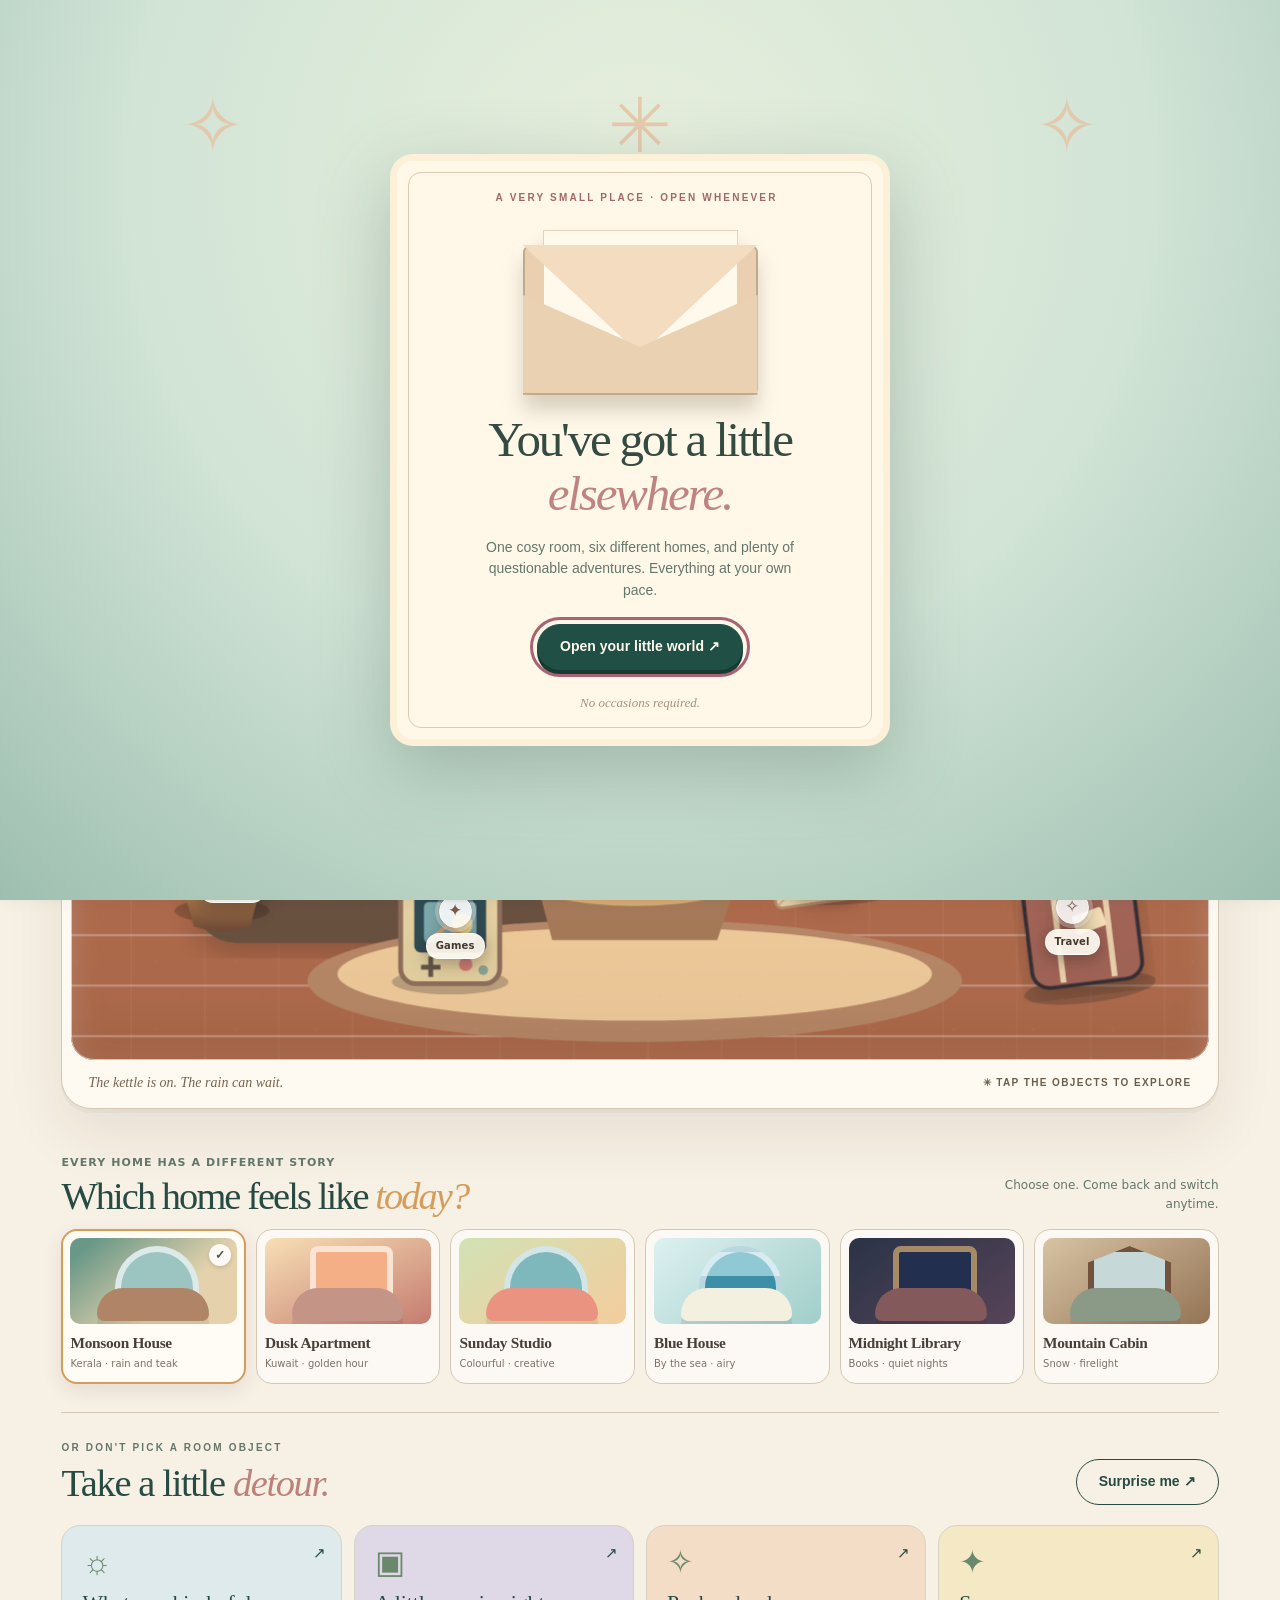
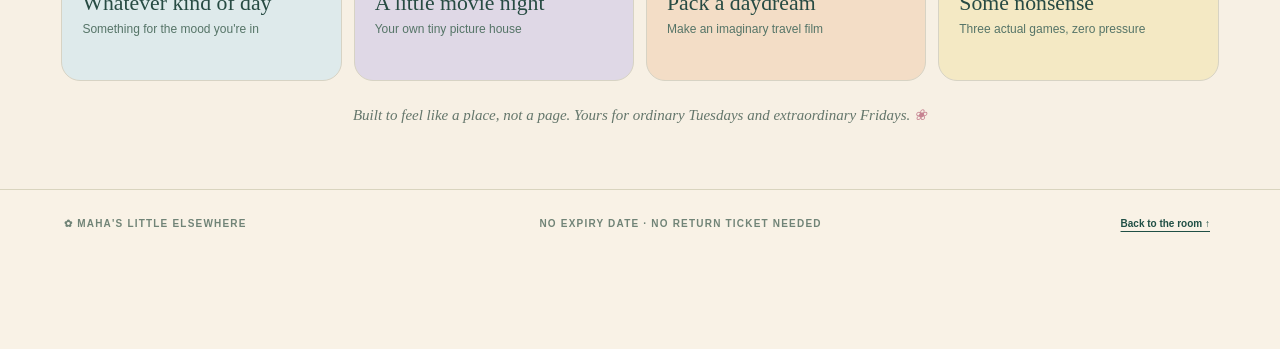
<file: index.html>
<!doctype html>
<html lang="en">
<head>
  <meta charset="utf-8">
  <meta name="viewport" content="width=device-width, initial-scale=1, viewport-fit=cover">
  <meta name="theme-color" content="#f8f1e4">
  <meta name="color-scheme" content="light">
  <meta name="description" content="A little world of flowers, films, postcards, games and pleasant detours. Made for Maha.">
  <meta name="referrer" content="no-referrer">
  <link rel="icon" type="image/svg+xml" href="./assets/favicon.svg">
  <link rel="apple-touch-icon" sizes="180x180" href="./assets/apple-touch-icon.png">
  <meta name="apple-mobile-web-app-capable" content="yes">
  <meta name="apple-mobile-web-app-title" content="Little Elsewhere">
  <link rel="manifest" href="./manifest.webmanifest">
  <link rel="stylesheet" href="./styles.css">
  <link rel="stylesheet" href="./refinement.css">
  <link rel="stylesheet" href="./room-world.css">
  <title>Maha's Little Elsewhere 🌸</title>
</head>
<body>
  <a class="skip-link" href="#main">Skip to the little world</a>
  <div class="paper-grain" aria-hidden="true"></div>
  <header class="topbar">
    <button class="brand" data-go="home" aria-label="Go to the little world"><span class="brand-flower" aria-hidden="true">✳</span><span>little <em>elsewhere</em><small>EST. FOR MAHA · OPEN ALWAYS</small></span></button>
    <div class="top-actions">
      <span class="open-sign" aria-hidden="true"><span class="open-dot"></span> ALWAYS OPEN</span>
      <button id="sound-toggle" class="icon-button sound-button" aria-pressed="false" aria-label="Turn on gentle sound"><span aria-hidden="true">♪</span><span class="sound-word">Sound off</span></button>
    </div>
  </header>
  <main id="main">
    <section id="scene-home" class="scene scene-home world-home" data-scene="home" data-room-theme="monsoon" aria-labelledby="home-title">
      <div class="room-collection">
        <div class="room-hero-heading">
          <div>
            <p class="room-kicker"><span class="room-sparkle" aria-hidden="true">✳</span> SIX LITTLE HOMES · ONE VERY GOOD REASON TO COME BACK</p>
            <h1 id="home-title" class="room-hero-title">Come in, <em>Maha.</em></h1>
          </div>
          <div class="room-hero-copy">
            <p>Somewhere to disappear into for a little while. Every object has somewhere to take you.</p>
            <span class="room-note-small">Your room. Your pace. No occasion needed.</span>
          </div>
        </div>

        <div class="room-shell" id="room-shell" data-room-theme="monsoon">
          <div class="room-shell-head">
            <div class="room-label"><span class="room-door" aria-hidden="true">⌂</span><span class="room-label-text"><strong id="room-name">The Monsoon House</strong><small>ONE ROOM · MANY LITTLE ESCAPES</small></span></div>
            <div class="room-discover"><span aria-hidden="true"></span> Everything here opens</div>
          </div>
          <div class="room-scene" id="room-scene">
            <div class="room-art" id="room-art" role="img" aria-label="An illustrated welcoming living room with flowers, a television, suitcase, letters, games and a reading lamp."></div>
            <button type="button" class="room-object" data-object="garden" data-go="garden" aria-label="Pick flowers from the vase"><span class="room-object-dot" aria-hidden="true">✿</span><span class="room-object-text">Flowers</span></button>
            <button type="button" class="room-object" data-object="cinema" data-go="cinema" aria-label="Watch a film through the room screen"><span class="room-object-dot" aria-hidden="true">▣</span><span class="room-object-text">Cinema</span></button>
            <button type="button" class="room-object" data-object="mail" data-go="mail" aria-label="Open the letters"><span class="room-object-dot" aria-hidden="true">✉</span><span class="room-object-text">Letters</span></button>
            <button type="button" class="room-object" data-object="travel" data-go="travel" aria-label="Open the travel suitcase"><span class="room-object-dot" aria-hidden="true">✧</span><span class="room-object-text">Travel</span></button>
            <button type="button" class="room-object" data-object="arcade" data-go="arcade" aria-label="Play games on the console"><span class="room-object-dot" aria-hidden="true">✦</span><span class="room-object-text">Games</span></button>
            <button type="button" class="room-object" data-object="weather" data-go="weather" aria-label="Visit the mood window through the lamp"><span class="room-object-dot" aria-hidden="true">☼</span><span class="room-object-text">Moods</span></button>
            <button type="button" class="room-object" data-object="curiosities" data-go="curiosities" aria-label="Open the secret drawers"><span class="room-object-dot" aria-hidden="true">⌁</span><span class="room-object-text">Secrets</span></button>
          </div>
          <div class="room-objects-mobile" aria-label="Explore the room's objects">
            <button class="room-mobile-door" type="button" data-go="garden"><span class="door-symbol" aria-hidden="true">✿</span><span><strong>Flowers</strong><small>Make a bouquet</small></span></button>
            <button class="room-mobile-door" type="button" data-go="mail"><span class="door-symbol" aria-hidden="true">✉</span><span><strong>Letters</strong><small>A little postbox</small></span></button>
            <button class="room-mobile-door" type="button" data-go="cinema"><span class="door-symbol" aria-hidden="true">▣</span><span><strong>Cinema</strong><small>A tiny film</small></span></button>
            <button class="room-mobile-door" type="button" data-go="travel"><span class="door-symbol" aria-hidden="true">✧</span><span><strong>Suitcase</strong><small>Dream a detour</small></span></button>
            <button class="room-mobile-door" type="button" data-go="arcade"><span class="door-symbol" aria-hidden="true">✦</span><span><strong>Arcade</strong><small>Play for a bit</small></span></button>
            <button class="room-mobile-door" type="button" data-go="weather"><span class="door-symbol" aria-hidden="true">☼</span><span><strong>Mood lamp</strong><small>For any kind of day</small></span></button>
            <button class="room-mobile-door" type="button" data-go="curiosities"><span class="door-symbol" aria-hidden="true">⌁</span><span><strong>Secret drawers</strong><small>A small surprise awaits</small></span></button>
          </div>
          <div class="room-shell-foot"><p id="room-note" aria-live="polite">The kettle is on. The rain can wait.</p><span>✳ TAP THE OBJECTS TO EXPLORE</span></div>
        </div>
      </div>

      <div class="room-room-picker">
        <div class="room-picker-head">
          <div><p>EVERY HOME HAS A DIFFERENT STORY</p><h2>Which home feels like <em>today?</em></h2></div>
          <p class="picker-hint">Choose one. Come back and switch anytime.</p>
        </div>
        <div class="room-theme-picker" id="room-theme-picker" role="group" aria-label="Choose which home to visit">
          <button type="button" class="room-theme selected" data-room="monsoon" aria-pressed="true"><span class="theme-mini" aria-hidden="true"></span><strong>Monsoon House</strong><small>Kerala · rain and teak</small></button>
          <button type="button" class="room-theme" data-room="dusk" aria-pressed="false"><span class="theme-mini" aria-hidden="true"></span><strong>Dusk Apartment</strong><small>Kuwait · golden hour</small></button>
          <button type="button" class="room-theme" data-room="sunday" aria-pressed="false"><span class="theme-mini" aria-hidden="true"></span><strong>Sunday Studio</strong><small>Colourful · creative</small></button>
          <button type="button" class="room-theme" data-room="coast" aria-pressed="false"><span class="theme-mini" aria-hidden="true"></span><strong>Blue House</strong><small>By the sea · airy</small></button>
          <button type="button" class="room-theme" data-room="library" aria-pressed="false"><span class="theme-mini" aria-hidden="true"></span><strong>Midnight Library</strong><small>Books · quiet nights</small></button>
          <button type="button" class="room-theme" data-room="cabin" aria-pressed="false"><span class="theme-mini" aria-hidden="true"></span><strong>Mountain Cabin</strong><small>Snow · firelight</small></button>
        </div>
      </div>

      <div class="home-bottom">
        <div class="home-next-head"><div><p class="section-eyebrow">OR DON'T PICK A ROOM OBJECT</p><h2>Take a little <i>detour.</i></h2></div><button class="outline-btn" id="surprise-me" type="button">Surprise me ↗</button></div>
        <div class="district-grid" id="district-grid">
          <button data-go="weather" class="district district-blue"><span class="district-symbol">☼</span><b>Whatever kind of day</b><small>Something for the mood you're in</small><span class="district-arrow">↗</span></button>
          <button data-go="cinema" class="district district-lilac"><span class="district-symbol">▣</span><b>A little movie night</b><small>Your own tiny picture house</small><span class="district-arrow">↗</span></button>
          <button data-go="travel" class="district district-orange"><span class="district-symbol">✧</span><b>Pack a daydream</b><small>Make an imaginary travel film</small><span class="district-arrow">↗</span></button>
          <button data-go="arcade" class="district district-yellow"><span class="district-symbol">✦</span><b>Some nonsense</b><small>Three actual games, zero pressure</small><span class="district-arrow">↗</span></button>
        </div>
      </div>
      <p class="home-footerline">Built to feel like a place, not a page. Yours for ordinary Tuesdays and extraordinary Fridays. <span>❀</span></p>
    </section>

    <section id="scene-garden" class="scene scene-garden" data-scene="garden" aria-labelledby="garden-title" hidden>
      <div class="section-top"><button class="back-link" data-go="home">← Back to the room</button><span class="location-tag">NO. 01 · FLOWER LANE</span></div>
      <div class="scene-heading"><div><p class="eyebrow">WELCOME TO THE FLOWER SHOP</p><h2 id="garden-title">A bouquet, <i>just because.</i></h2><p>Pick the flowers. Mix whatever colours you fancy. There are no wrong arrangements and absolutely no florist judging you.</p></div><span class="heading-ornament" aria-hidden="true">✿</span></div>
      <div class="garden-layout">
        <div class="bouquet-workspace"><div class="bouquet-topnote">MAHA'S LITTLE FLOWER SHOP <span>✴</span> FLOWERS DON'T NEED AN OCCASION</div><div id="bouquet-stage" class="bouquet-stage" aria-label="Your bouquet arrangement"></div><p id="bouquet-message" class="bouquet-message" aria-live="polite">This bunch is waiting for a little colour.</p><div class="bouquet-buttons"><button id="bouquet-undo" class="outline-btn" disabled>↶ Undo</button><button id="bouquet-save" class="primary-btn">Keep this bouquet</button><button id="bouquet-reset" class="text-button">Start over</button></div></div>
        <div class="flower-counter"><p class="counter-title">PICK YOUR STEMS <span id="stem-count">0 / 7</span></p><div id="flower-options" class="flower-options"></div><div class="counter-drawer"><span class="counter-drawer-icon">✎</span><div><b>A note from the florist</b><p>Some flowers are for big days. These are for whichever day it happens to be.</p></div></div><div class="counter-drawer"><span class="counter-drawer-icon">❀</span><div><b>A tiny secret</b><p>Try adding different kinds of flowers. Each one has its own little meaning.</p></div></div></div>
      </div>
      <aside class="scene-next" aria-label="Another little detour"><span class="scene-next-squiggle" aria-hidden="true">✳</span><div><p>NO NEED TO SEE EVERYTHING AT ONCE</p><h3>Fancy another little detour?</h3></div><div class="scene-next-actions"><button type="button" class="outline-btn" data-go="home">Back to room ↗</button><button type="button" class="primary-btn" data-go="mail">Read a letter →</button></div></aside>
    </section>

    <section id="scene-weather" class="scene scene-weather" data-scene="weather" aria-labelledby="weather-title" hidden>
      <div class="section-top"><button class="back-link" data-go="home">← Back to the room</button><span class="location-tag">NO. 02 · WHATEVER THE WEATHER</span></div>
      <div class="scene-heading"><div><p class="eyebrow">A WINDOW THAT DOESN'T ASK TOO MANY QUESTIONS</p><h2 id="weather-title">What's the weather <i>in your head?</i></h2><p>Not the Kuwait forecast. The other kind. Choose whatever feels closest today; you can change your mind in two seconds.</p></div><span class="heading-ornament" aria-hidden="true">☼</span></div>
      <div class="weather-choices" id="weather-choices"></div>
      <div class="weather-experience" id="weather-experience"><div class="weather-empty"><span>☼</span><h3>Any kind of day is welcome here.</h3><p>Tap a little weather report above to open your window.</p></div></div>
      <aside class="scene-next" aria-label="Another little detour"><span class="scene-next-squiggle" aria-hidden="true">✳</span><div><p>NO NEED TO SEE EVERYTHING AT ONCE</p><h3>Fancy another little detour?</h3></div><div class="scene-next-actions"><button type="button" class="outline-btn" data-go="home">Back to room ↗</button><button type="button" class="primary-btn" data-go="garden">Pick some flowers →</button></div></aside>
    </section>

    <section id="scene-mail" class="scene scene-mail" data-scene="mail" aria-labelledby="mail-title" hidden>
      <div class="section-top"><button class="back-link" data-go="home">← Back to the room</button><span class="location-tag">NO. 03 · POST OFFICE</span></div>
      <div class="scene-heading"><div><p class="eyebrow">DELIVERIES TO: MAHA, ANYWHERE</p><h2 id="mail-title">The post office <i>at the end of the road.</i></h2><p>It's small, it's rather dramatic about stamps, and it has a few things addressed to you.</p></div><span class="heading-ornament" aria-hidden="true">✉</span></div>
      <div class="segmented" role="tablist" aria-label="Post office collections"><button id="tab-postcards" class="segment active" role="tab" aria-controls="postcards-panel" aria-selected="true" data-mail-tab="postcards">Postcards <span>↗</span></button><button id="tab-letters" class="segment" role="tab" aria-controls="letters-panel" aria-selected="false" data-mail-tab="letters">Little letters <span>✎</span></button></div>
      <div id="postcards-panel" role="tabpanel" aria-labelledby="tab-postcards"><div class="mail-intro"><p>Each card has something scribbled on the back. Tap to flip; swipe across to explore on a phone.</p><span>POSTMARKS: <b id="postcard-count">0</b></span></div><div id="postcards-grid" class="postcards-grid"></div></div>
      <div id="letters-panel" role="tabpanel" aria-labelledby="tab-letters" hidden><div class="mail-intro"><p>A few letters with wildly different levels of seriousness. Pick any envelope.</p><span>FOR YOUR EYES, MOSTLY.</span></div><div id="letters-grid" class="letters-grid"></div></div>
      <aside class="scene-next" aria-label="Another little detour"><span class="scene-next-squiggle" aria-hidden="true">✳</span><div><p>NO NEED TO SEE EVERYTHING AT ONCE</p><h3>Fancy another little detour?</h3></div><div class="scene-next-actions"><button type="button" class="outline-btn" data-go="home">Back to room ↗</button><button type="button" class="primary-btn" data-go="cinema">See the picture show →</button></div></aside>
    </section>

    <section id="scene-cinema" class="scene scene-cinema" data-scene="cinema" aria-labelledby="cinema-title" hidden>
      <div class="section-top"><button class="back-link" data-go="home">← Back to the room</button><span class="location-tag">NO. 04 · PICTURE HOUSE</span></div>
      <div class="scene-heading cinema-heading"><div><p class="eyebrow">ONE TICKET, UNLIMITED REWATCHES</p><h2 id="cinema-title">The smallest cinema <i>in the world.</i></h2><p>Original production. Extremely tiny budget. Quite a lot of heart. Find a seat.</p></div><span class="heading-ornament" aria-hidden="true">✷</span></div>
      <div class="cinema-room"><div class="cinema-marquee"><span>✦</span> THE ELSEWHERE PICTURE HOUSE <span>✦</span></div><div class="movie-shell"><div class="movie-curtain curtain-left" aria-hidden="true"></div><div class="movie-curtain curtain-right" aria-hidden="true"></div><div id="film-screen" class="film-screen" aria-label="Animated story scenes"><div id="film-art" class="film-art"></div><div class="film-copy"><p id="film-caption">The Girl Who Collected Firsts</p></div><div class="film-grain" aria-hidden="true"></div></div></div><div class="cinema-controls"><button id="film-play" class="primary-btn">▶ Start the little film</button><button id="film-next" class="outline-btn" disabled>Next scene →</button><button id="film-replay" class="text-button">↶ From the beginning</button></div><div class="film-meta"><span id="film-counter">SCENE 00 / 05</span><div class="film-progress"><span id="film-progress"></span></div><span>THE GIRL WHO COLLECTED FIRSTS</span></div></div>
      <p class="cinema-footnote">This film contains no real travel footage, no deadlines, and one highly suspicious cloud café.</p>
      <aside class="scene-next" aria-label="Another little detour"><span class="scene-next-squiggle" aria-hidden="true">✳</span><div><p>NO NEED TO SEE EVERYTHING AT ONCE</p><h3>Fancy another little detour?</h3></div><div class="scene-next-actions"><button type="button" class="outline-btn" data-go="home">Back to room ↗</button><button type="button" class="primary-btn" data-go="travel">Make a tiny film →</button></div></aside>
    </section>

    <section id="scene-travel" class="scene scene-travel" data-scene="travel" aria-labelledby="travel-title" hidden>
      <div class="section-top"><button class="back-link" data-go="home">← Back to the room</button><span class="location-tag">NO. 05 · DEPARTURE LOUNGE</span></div>
      <div class="scene-heading"><div><p class="eyebrow">NO BOARDING PASS REQUIRED</p><h2 id="travel-title">The almost-there <i>travel studio.</i></h2><p>Make a tiny travel film from three imaginary shots. No camera. No pressure to post. Just for the fun of thinking, “What if?”</p></div><span class="heading-ornament" aria-hidden="true">✧</span></div>
      <div class="travel-layout"><div class="studio-film"><div class="studio-header"><span>MAHA'S MOVING PICTURES</span><span>REC ● IMAGINATION</span></div><div id="studio-preview" class="studio-preview"><div class="studio-placeholder"><span>◉</span><h3>Your next little adventure.</h3><p>Choose three shots and press play.</p></div></div><div id="studio-progress" class="studio-progress" aria-live="polite">SHOT 0 / 3</div></div><div class="studio-editor"><h3>DIRECTOR'S DESK <span>✎</span></h3><p>Choose three scenes for your very short film.</p><div id="studio-shots" class="studio-shots"></div><div id="studio-slots" class="studio-slots" aria-label="Selected shots"></div><div class="studio-buttons"><button id="studio-play" class="primary-btn" disabled>▶ Premiere my film</button><button id="studio-clear" class="outline-btn">Clear reel</button></div><p class="handwritten-aside">Director's note: Not every adventure needs a vlog. Some are best kept for yourself.</p></div></div>
      <aside class="scene-next" aria-label="Another little detour"><span class="scene-next-squiggle" aria-hidden="true">✳</span><div><p>NO NEED TO SEE EVERYTHING AT ONCE</p><h3>Fancy another little detour?</h3></div><div class="scene-next-actions"><button type="button" class="outline-btn" data-go="home">Back to room ↗</button><button type="button" class="primary-btn" data-go="arcade">Play for a bit →</button></div></aside>
    </section>

    <section id="scene-arcade" class="scene scene-arcade" data-scene="arcade" aria-labelledby="arcade-title" hidden>
      <div class="section-top"><button class="back-link" data-go="home">← Back to the room</button><span class="location-tag">NO. 06 · LITTLE ARCADE</span></div>
      <div class="scene-heading"><div><p class="eyebrow">HIGHLY IMPORTANT RECREATIONAL NONSENSE</p><h2 id="arcade-title">A little bit of <i>play.</i></h2><p>Three actual games, zero life lessons. Pick your current level of competitive spirit.</p></div><span class="heading-ornament" aria-hidden="true">★</span></div>
      <div class="game-picker" role="tablist" aria-label="Choose a mini game"><button class="game-tab active" data-game-tab="catch" role="tab" aria-controls="game-catch" aria-selected="true">✿ Flower Dash</button><button class="game-tab" data-game-tab="memory" role="tab" aria-controls="game-memory" aria-selected="false">✉ Postcard Pairs</button><button class="game-tab" data-game-tab="suitcase" role="tab" aria-controls="game-suitcase" aria-selected="false">✧ Pack & Go</button></div>
      <div id="game-catch" class="game-panel" role="tabpanel"><div class="game-titleline"><div><h3>Flower Dash <span>✿</span></h3><p>Catch the blossoms, dodge the storm clouds. Move the basket with a finger, mouse or ← → keys.</p></div><div class="score-card">FLOWERS <b id="catch-score">0</b></div></div><div class="canvas-frame"><canvas id="catch-canvas" width="720" height="340" aria-label="Flower-catching game, use left and right arrow keys or move a pointer to position the basket"></canvas><div id="catch-overlay" class="catch-overlay"><p id="catch-overlay-text">Ready, florist?</p><button id="catch-start" class="primary-btn">▶ Start catching</button></div></div><div class="catch-details"><span id="catch-status" aria-live="polite">Catch 12 flowers to earn the florist's medal.</span><span id="catch-lives">☁ MISSES: 0 / 5</span><button id="catch-reset" class="text-button">↶ Restart</button></div></div>
      <div id="game-memory" class="game-panel" role="tabpanel" hidden><div class="game-titleline"><div><h3>Postcard Pairs <span>✉</span></h3><p>Find six matching pairs. The postmaster insists this qualifies as work.</p></div><div class="score-card">MOVES <b id="memory-moves">0</b></div></div><div id="memory-board" class="memory-board" aria-label="Postcard matching board"></div><div class="game-bottom"><p id="memory-status" aria-live="polite">Turn over two cards to find a match.</p><button id="memory-restart" class="outline-btn">↶ Shuffle again</button></div></div>
      <div id="game-suitcase" class="game-panel" role="tabpanel" hidden><div class="game-titleline"><div><h3>Pack & Go <span>✧</span></h3><p>An unexpected trip! Choose the three things you'll actually need.</p></div><div class="score-card">PACKED <b id="pack-score">0 / 3</b></div></div><div class="packing-board"><div id="pack-destination" class="pack-destination"></div><div id="pack-items" class="pack-items"></div><div class="pack-bottom"><p id="pack-message" aria-live="polite"></p><button id="pack-check" class="primary-btn">Check suitcase</button><button id="pack-next" class="outline-btn">New destination ↗</button></div></div></div>
      <aside class="scene-next" aria-label="Another little detour"><span class="scene-next-squiggle" aria-hidden="true">✳</span><div><p>NO NEED TO SEE EVERYTHING AT ONCE</p><h3>Fancy another little detour?</h3></div><div class="scene-next-actions"><button type="button" class="outline-btn" data-go="home">Back to room ↗</button><button type="button" class="primary-btn" data-go="curiosities">Find a secret →</button></div></aside>
    </section>

    <section id="scene-curiosities" class="scene scene-curiosities" data-scene="curiosities" aria-labelledby="curiosities-title" hidden>
      <div class="section-top"><button class="back-link" data-go="home">← Back to the room</button><span class="location-tag">NO. 07 · THE ODDITIES SHOP</span></div>
      <div class="scene-heading"><div><p class="eyebrow">SLIGHTLY USELESS THINGS. LOVELY THINGS.</p><h2 id="curiosities-title">A cabinet of <i>curious things.</i></h2><p>Open a drawer, take the unlabelled door, collect a few stamps. You were always allowed to be nosy here.</p></div><span class="heading-ornament" aria-hidden="true">⌁</span></div>
      <div class="oddities-layout"><div class="cabinet"><div class="cabinet-header"><h3>LOST & FOUND DEPARTMENT</h3><p>Tap a drawer. Somebody has been misplacing some very strange objects.</p></div><div id="cabinet-drawers" class="cabinet-drawers"></div><div id="cabinet-message" class="cabinet-message" aria-live="polite">The drawers are waiting. One of them definitely squeaks.</div></div><div class="secrets-column"><div class="secret-door-card"><p>DEFINITELY NOT A SECRET</p><button id="secret-door" class="secret-door" aria-label="Open the unlabelled door"><span class="door-number">?</span><span class="door-knob"></span></button><h3>The unlabelled door.</h3><p id="secret-message">Nobody knows what lives behind it. It changes its mind occasionally.</p><button id="secret-open" class="outline-btn">Open the door ↗</button></div><div class="capsule-card"><span class="capsule-star" aria-hidden="true">✳</span><h3>A note to future Maha</h3><p>Write a tiny note and keep it here. It stays on this device, in this browser. No sending, no accounts.</p><label for="capsule-input">ONE THING YOU'D LIKE TO REMEMBER</label><textarea id="capsule-input" rows="3" maxlength="400" placeholder="Dear future me, ..."></textarea><div class="capsule-actions"><button id="capsule-save" class="primary-btn">Seal the note ✉</button><button id="capsule-open" class="outline-btn">Read saved note</button><button id="capsule-delete" class="text-button">Erase saved note</button></div><p id="capsule-feedback" aria-live="polite"></p></div></div></div>
      <div class="museum"><div class="museum-header"><div><p class="eyebrow">THE POCKET MUSEUM</p><h3>Proof of pleasant detours.</h3></div><span><b id="stamp-count">0</b> / <b id="stamp-total">0</b> collected</span></div><p>Not achievements in any serious sense. Just little souvenirs from the places you've visited. Saved here for next time.</p><div id="stamp-grid" class="stamp-grid"></div><button id="progress-reset" class="text-button reset-progress">Clear collected stamps & progress</button></div>
      <aside class="scene-next" aria-label="Another little detour"><span class="scene-next-squiggle" aria-hidden="true">✳</span><div><p>NO NEED TO SEE EVERYTHING AT ONCE</p><h3>Fancy another little detour?</h3></div><div class="scene-next-actions"><button type="button" class="outline-btn" data-go="home">Back to room ↗</button><button type="button" class="primary-btn" data-go="garden">Back to the flowers →</button></div></aside>
    </section>
  </main>
  <footer class="site-footer"><span>✿ MAHA'S LITTLE ELSEWHERE</span><span>NO EXPIRY DATE · NO RETURN TICKET NEEDED</span><button data-go="home">Back to the room ↑</button></footer>
  <nav class="dock" aria-label="Main navigation"><div class="dock-inner">
    <button class="dock-item active" data-go="home" aria-current="page"><span aria-hidden="true">⌂</span><small>Room</small></button>
    <button class="dock-item" data-go="weather"><span aria-hidden="true">☼</span><small>Moods</small></button>
    <button class="dock-item" data-go="garden"><span aria-hidden="true">✿</span><small>Flowers</small></button>
    <button class="dock-item" data-go="mail"><span aria-hidden="true">✉</span><small>Mail</small></button>
    <button class="dock-item" id="explore-toggle" type="button" aria-haspopup="dialog" aria-expanded="false" aria-controls="explore-sheet"><span aria-hidden="true">▦</span><small>Explore</small></button>
  </div></nav>
  <dialog id="explore-sheet" class="explore-sheet" aria-labelledby="explore-title">
    <div class="sheet-handle" aria-hidden="true"></div>
    <div class="sheet-head"><div><p class="eyebrow">YOUR ROOM, YOUR WORLD</p><h2 id="explore-title">Where to, <i>Maha?</i></h2></div><button class="sheet-close" id="explore-close" type="button" aria-label="Close destination menu">×</button></div>
    <p class="sheet-help">Every object is a door. Go wherever feels nice.</p>
    <div class="sheet-grid">
      <button type="button" data-go="garden"><span>✿</span><b>Flower shop</b><small>Make a bouquet</small></button>
      <button type="button" data-go="weather"><span>☼</span><b>Weather window</b><small>For any kind of day</small></button>
      <button type="button" data-go="mail"><span>✉</span><b>Post office</b><small>Read something</small></button>
      <button type="button" data-go="cinema"><span>▣</span><b>Picture house</b><small>Watch a little film</small></button>
      <button type="button" data-go="travel"><span>✧</span><b>Travel studio</b><small>Make a tiny movie</small></button>
      <button type="button" data-go="arcade"><span>★</span><b>Little arcade</b><small>Play a game</small></button>
      <button type="button" data-go="curiosities"><span>⌁</span><b>Oddities shop</b><small>Find a surprise</small></button>
    </div>
  </dialog>
  <dialog id="letter-dialog" class="letter-dialog" aria-labelledby="letter-dialog-title"><button class="dialog-close" id="letter-close" aria-label="Close letter">×</button><div class="letter-paper"><p class="letter-kicker" id="letter-kicker">A LITTLE LETTER</p><h3 id="letter-dialog-title"></h3><div id="letter-body" class="letter-body"></div><p class="letter-signoff">— From a friend who's very glad you're around. <span>✿</span></p></div></dialog>
  <div id="toast" class="toast" role="status" aria-live="polite" hidden></div>
  <div id="confetti-layer" class="confetti-layer" aria-hidden="true"></div>
  <div id="entrance" class="entrance" hidden><div class="entrance-sky"><span>✧</span><span>✳</span><span>✧</span></div><div class="entry-card"><p class="eyebrow">A VERY SMALL PLACE · OPEN WHENEVER</p><div class="entry-envelope" aria-hidden="true"><div class="entry-envelope-back"></div><div class="entry-flap"></div><div class="entry-letter">FOR MAHA <span>✿</span></div><div class="entry-front"></div></div><h2>You've got a little <em>elsewhere.</em></h2><p>One cosy room, six different homes, and plenty of questionable adventures. Everything at your own pace.</p><button id="enter-world" class="primary-btn">Open your little world ↗</button><span class="entry-footnote">No occasions required.</span></div></div>
  <script src="./js/content.js" defer></script>
  <script src="./js/audio.js" defer></script>
  <script src="./js/postcard-art.js" defer></script>
  <script src="./js/cinema.js" defer></script>
  <script src="./js/games.js" defer></script>
  <script src="./js/motion.js" defer></script>
  <script src="./js/app.js" defer></script>
  <script src="./js/room-world.js" defer></script>
</body>
</html>
</file>
<file: styles.css>
:root{--cream:#f8f1e4;--paper:#fffaf0;--ink:#344b42;--muted:#63776c;--deep:#204f45;--coral:#d88782;--rose:#f1bab8;--lilac:#beb1d0;--teal:#afcfc6;--yellow:#f1d58e;--line:#d9d4be;--shadow:0 22px 60px rgba(65,71,50,.1);--round:21px;--ease:cubic-bezier(.21,.79,.27,1);font-size:16px}
*{box-sizing:border-box}html{scroll-behavior:smooth}body{margin:0;min-width:320px;min-height:100vh;color:var(--ink);background:var(--cream);font-family:ui-sans-serif,-apple-system,BlinkMacSystemFont,"Segoe UI",sans-serif;line-height:1.55;-webkit-font-smoothing:antialiased;padding-bottom:calc(92px + env(safe-area-inset-bottom))}body.modal-open{overflow:hidden}button,textarea{font:inherit}button{color:inherit;cursor:pointer}button:disabled{cursor:not-allowed;opacity:.45}button:focus-visible,a:focus-visible,textarea:focus-visible{outline:3px solid #a96373;outline-offset:4px}button:focus:not(:focus-visible){outline:none}a{color:inherit}img,svg,canvas{max-width:100%;display:block}h1,h2,h3,p{margin-top:0}h1,h2,h3{font-family:Georgia,"Iowan Old Style",serif;line-height:1.1;font-weight:500}h1 i,h2 i{font-style:italic;color:var(--coral)}p{max-width:70ch}.paper-grain{pointer-events:none;position:fixed;inset:0;z-index:70;opacity:.11;background-image:url("data:image/svg+xml,%3Csvg viewBox='0 0 180 180' xmlns='http://www.w3.org/2000/svg'%3E%3Cfilter id='n'%3E%3CfeTurbulence type='fractalNoise' baseFrequency='.81' numOctaves='3' seed='7' stitchTiles='stitch'/%3E%3C/filter%3E%3Crect width='180' height='180' filter='url(%23n)' opacity='.19'/%3E%3C/svg%3E");mix-blend-mode:multiply}.skip-link{position:fixed;left:12px;top:-70px;background:#fff;padding:12px;z-index:150}.skip-link:focus{top:10px}.topbar{position:relative;z-index:5;display:flex;justify-content:space-between;align-items:center;gap:16px;padding:19px clamp(18px,4.2vw,82px);border-bottom:1px solid rgba(90,110,94,.16);background:rgba(248,241,228,.92)}.brand{display:flex;align-items:center;gap:13px;text-align:left;border:0;background:none;padding:0;font-size:23px;font-family:Georgia,serif;color:var(--deep);line-height:1}.brand em{font-weight:500}.brand small{display:block;font-family:ui-sans-serif,system-ui,sans-serif;letter-spacing:.19em;font-size:9px;margin-top:8px;font-weight:750}.brand-flower{font-size:34px;line-height:1;color:#c87880;transform:rotate(-10deg)}.top-actions{display:flex;align-items:center;gap:20px}.open-sign{font-size:10px;letter-spacing:.18em;font-weight:800;color:var(--muted);white-space:nowrap}.open-dot{display:inline-block;height:7px;width:7px;margin-right:5px;background:#87a876;border-radius:50%;box-shadow:0 0 0 4px #c4d7b5}.icon-button{border:1px solid var(--line);background:var(--paper);border-radius:50px;min-height:41px;padding:4px 15px;display:flex;align-items:center;gap:7px;font-size:13px}.icon-button span:first-child{font-size:21px;color:var(--coral)}.icon-button[aria-pressed=true]{background:var(--deep);color:white}.icon-button[aria-pressed=true] span:first-child{color:#f3d8a6}.scene{max-width:1440px;margin:auto;padding:30px clamp(19px,5vw,82px) 86px;min-height:calc(100svh - 220px);animation:sceneIn .52s var(--ease) both}.scene[hidden], [hidden]{display:none!important}@keyframes sceneIn{from{opacity:0;transform:translateY(14px)}to{opacity:1;transform:translateY(0)}}.scene-home{max-width:none;padding:0 clamp(18px,4vw,75px) 45px}.eyebrow,.section-eyebrow,.location-tag,.letter-kicker{font-size:10px;font-weight:850;letter-spacing:.22em;text-transform:uppercase}.eyebrow{color:#a16865;margin-bottom:20px}.mini-sun{font-size:18px;vertical-align:-2px;margin-right:5px}.home-layout{max-width:1620px;margin:auto;display:grid;grid-template-columns:minmax(285px,.81fr) minmax(450px,1.5fr);align-items:center;gap:25px;min-height:630px}.home-copy{padding:65px 0 80px 18px;position:relative;z-index:2}.home-copy h1{font-size:clamp(48px,4.9vw,84px);max-width:720px;letter-spacing:-.052em;margin-bottom:24px}.home-copy h1 i{display:block}.home-copy .lead{font-size:clamp(21px,2vw,27px);color:#4e7061;font-family:Georgia,serif;line-height:1.3;margin-bottom:16px}.home-copy>p:not(.eyebrow):not(.lead){font-size:15px;line-height:1.85;max-width:450px;color:var(--muted)}.home-cta{display:flex;align-items:center;gap:20px;flex-wrap:wrap;margin-top:30px}.primary-btn,.outline-btn{border-radius:100px;min-height:46px;border:1px solid var(--deep);padding:10px 22px;font-size:14px;font-weight:750;transition:transform .22s var(--ease),background .22s,color .22s,box-shadow .22s;white-space:normal}.primary-btn{background:var(--deep);color:#fff9eb;box-shadow:0 5px 0 #173a33}.primary-btn:not(:disabled):hover{transform:translateY(-3px);box-shadow:0 8px 0 #173a33}.primary-btn:not(:disabled):active{transform:translateY(2px);box-shadow:0 1px 0 #173a33}.outline-btn{background:transparent;color:var(--deep)}.outline-btn:not(:disabled):hover{background:#e6ede4;transform:translateY(-2px)}.text-button{border:0;background:transparent;padding:10px 8px;text-decoration:underline;text-underline-offset:4px;font-size:13px;color:#63776c;font-weight:700}.scribble-note{font-family:Georgia,serif;font-size:14px;font-style:italic;color:#9f7676;transform:rotate(-5deg);line-height:1.3}.scribble-note svg{height:26px;width:80px;fill:none;stroke:#b98b84;stroke-width:1.5;margin:0 auto}.map-stage{width:100%;min-width:0;overflow:visible;padding-top:18px}.map-frame{position:relative;isolation:isolate;border-radius:25px;box-shadow:0 30px 70px #718b7241;overflow:hidden;background:#c9ded4;transform:rotate(-1deg);border:8px solid #fff8e7}.town-art{width:100%;height:auto;aspect-ratio:1400/840;object-fit:cover}.town-hotspot{position:absolute;z-index:2;min-width:48px;min-height:44px;display:flex;align-items:flex-end;justify-content:center;transform:translate(-50%,-50%);background:transparent;border:0;padding:0}.town-hotspot:before{content:'✳';font-size:13px;display:grid;place-items:center;position:absolute;top:-11px;left:50%;transform:translateX(-50%);height:25px;width:25px;border:2px solid #fff8e9;background:#d4767c;color:#fff8e9;border-radius:50%;box-shadow:0 4px 8px #234b4040;transition:transform .2s}.town-hotspot span{font-size:10px;line-height:1;background:#fff6de;color:#3c594b;border:1px solid #a58568;border-radius:22px;padding:6px 9px;box-shadow:0 3px 5px #233b352b;white-space:nowrap;font-weight:800}.town-hotspot:hover:before{transform:translateX(-50%) scale(1.2)}.hotspot-garden{left:19%;top:70%}.hotspot-cinema{left:46%;top:66%}.hotspot-mail{left:68%;top:70%}.hotspot-travel{left:87%;top:72%}.hotspot-arcade{left:29%;top:82%}.map-caption{font-family:Georgia,serif;font-size:13px;font-style:italic;text-align:right;margin:21px 8px 0;color:#718677}.map-caption-star{color:var(--coral)}.home-bottom{max-width:1550px;margin:22px auto}.section-eyebrow{border-bottom:1px solid #d8d2bd;padding-bottom:16px;color:#799080}.district-grid{display:grid;grid-template-columns:repeat(7,minmax(0,1fr));gap:12px}.district{position:relative;text-align:left;padding:19px 15px 21px;border:1px solid #d7d3c4;border-radius:13px;min-height:171px;display:flex;flex-direction:column;align-items:flex-start;transition:transform .24s var(--ease),box-shadow .24s;background:#e7e5d7}.district:hover{transform:translateY(-7px);box-shadow:0 14px 22px rgba(50,71,57,.11)}.district-symbol{font-family:Georgia,serif;font-size:32px;line-height:1;color:#6a896c;margin-bottom:18px}.district b{font:18px Georgia,serif;line-height:1.05;max-width:110px}.district small{font-size:11px;margin-top:7px;color:#557467;line-height:1.4}.district-arrow{position:absolute;right:15px;top:15px;font-size:15px}.district-green{background:#dcebdc}.district-blue{background:#deeaeb}.district-pink{background:#f2d6d2}.district-lilac{background:#dfd8e6}.district-orange{background:#f3ddc6}.district-yellow{background:#f4e9c4}.district-cream{background:#f0e8df}.home-footerline{max-width:1550px;margin:25px auto 0;font:italic 15px Georgia,serif;text-align:center;color:#758779}.home-footerline span{color:#c68391}.section-top{display:flex;align-items:center;justify-content:space-between;gap:20px;min-height:38px;margin-bottom:32px}.back-link{border:none;background:transparent;color:var(--deep);font-size:13px;font-weight:750;padding:9px 0}.back-link:hover{text-decoration:underline;text-underline-offset:5px}.location-tag{color:#907b6a}.scene-heading{position:relative;display:flex;justify-content:space-between;align-items:flex-end;gap:35px;max-width:1260px;margin:20px 0 35px}.scene-heading h2{font-size:clamp(39px,5vw,72px);letter-spacing:-.048em;margin-bottom:19px;max-width:860px}.scene-heading p:not(.eyebrow){font-size:16px;color:var(--muted);max-width:680px;line-height:1.8}.heading-ornament{font:clamp(80px,14vw,180px) Georgia,serif;color:#dcb8ab;line-height:.8;transform:rotate(11deg);opacity:.68;flex:none}.site-footer{border-top:1px solid var(--line);padding:25px clamp(18px,5vw,80px);display:flex;justify-content:space-between;align-items:center;gap:17px;flex-wrap:wrap;color:#718477;font-size:10px;letter-spacing:.12em;font-weight:850}.site-footer button{background:none;border:0;color:var(--deep);text-decoration:underline;text-underline-offset:4px}.dock{position:fixed;z-index:60;bottom:0;left:0;right:0;padding:9px 10px calc(9px + env(safe-area-inset-bottom));background:rgba(255,250,239,.96);box-shadow:0 -7px 28px #334b4221;border-top:1px solid #e3dfcf;backdrop-filter:blur(14px);-webkit-backdrop-filter:blur(14px)}.dock-inner{display:flex;align-items:center;justify-content:center;gap:4px;max-width:960px;margin:auto;overflow-x:auto;scrollbar-width:none}.dock-inner::-webkit-scrollbar{display:none}.dock-item{display:flex;flex-direction:column;align-items:center;justify-content:center;flex:1;min-width:69px;max-width:107px;border:0;background:none;border-radius:11px;padding:5px 4px;color:#657a6f;transition:background .2s,color .2s;min-height:51px}.dock-item span{font:26px Georgia,serif;line-height:1.05}.dock-item small{font-size:10px;font-weight:750;margin-top:2px}.dock-item.active{background:#dce9db;color:var(--deep)}.dock-item:hover{background:#eae8da}
/* Bouquet, drawn procedurally with original SVG */
.scene-garden{background:radial-gradient(ellipse at 96% 3%,#e6efdf 0,transparent 38%)}.garden-layout{display:grid;grid-template-columns:minmax(0,1.12fr) minmax(290px,.78fr);gap:34px;align-items:start}.bouquet-workspace{background:#fcf2e2;border:2px solid #dfccb0;border-radius:18px;min-height:590px;box-shadow:var(--shadow);position:relative;overflow:hidden;text-align:center}.bouquet-topnote{font-size:10px;letter-spacing:.16em;color:#9b8873;border-bottom:1px solid #e5d4b9;padding:16px 15px;font-weight:800}.bouquet-topnote span{margin:0 8px}.bouquet-stage{height:420px;display:grid;place-items:center;position:relative;background:radial-gradient(ellipse at 50% 44%,#fff8ec,transparent 67%)}.bouquet-stage:before{content:'';position:absolute;inset:24px;border:1px solid #eadfca;border-radius:50% 50% 46% 48%;transform:rotate(10deg)}.bouquet-stage svg{height:100%;width:100%;max-width:470px;position:relative;z-index:1;overflow:visible}.bouquet-message{font:italic 15px Georgia,serif;color:#92796f;min-height:35px;margin:0 auto;max-width:440px;padding:0 20px}.bouquet-buttons{display:flex;justify-content:center;align-items:center;gap:13px;flex-wrap:wrap;padding:10px 20px 25px}.flower-counter{background:#fffaf0;border:1px solid #e3dcc7;padding:27px;border-radius:16px}.counter-title{font-size:11px;letter-spacing:.18em;font-weight:900;display:flex;justify-content:space-between;border-bottom:1px solid var(--line);padding-bottom:15px}.counter-title span{color:#8fa195}.flower-options{display:grid;grid-template-columns:repeat(2,minmax(0,1fr));gap:13px;margin:23px 0}.flower-option{min-height:155px;border:1px solid #dcdcc9;border-radius:12px;background:#faf6e9;display:flex;flex-direction:column;align-items:center;justify-content:center;gap:7px;text-align:center;padding:9px;transition:transform .2s,background .2s,box-shadow .2s}.flower-option:hover{transform:translateY(-4px);background:#f2f3e5;box-shadow:0 8px 14px #35534415}.flower-option svg{height:86px;width:90px}.flower-option b{font-size:12px}.flower-option small{font-size:10px;color:#718678}.counter-drawer{display:flex;align-items:flex-start;gap:15px;padding:17px 0;border-top:1px solid var(--line)}.counter-drawer-icon{font:29px Georgia,serif;color:#ba8a90}.counter-drawer b{font:17px Georgia,serif}.counter-drawer p{font-size:12px;color:#728274;margin:5px 0 0}
/* Weather: distinct micro-experiences */
.scene-weather{background:radial-gradient(circle at 100% 5%,#d7e8e5,transparent 35%)}.weather-choices{display:grid;grid-template-columns:repeat(6,minmax(0,1fr));gap:10px;margin:28px 0}.weather-choice{min-height:119px;padding:12px 8px;border-radius:13px;background:#f9f7ea;border:1px solid #d9d9c5;text-align:center;transition:transform .2s,background .2s}.weather-choice.active,.weather-choice:hover{background:#e8ecdd;transform:translateY(-3px)}.weather-choice>span{font:36px Georgia,serif;display:block;color:#b7787c;margin-bottom:10px}.weather-choice>b{font-size:12px;display:block}.weather-experience{min-height:390px;overflow:hidden;border:1px solid #d4d8cb;border-radius:19px;background:#e6eee6;box-shadow:var(--shadow);position:relative}.weather-empty{display:flex;align-items:center;justify-content:center;flex-direction:column;text-align:center;min-height:390px;padding:40px}.weather-empty span{font:120px Georgia,serif;color:#d2ae8a}.weather-empty h3{font-size:30px}.weather-empty p{color:var(--muted)}.mood-scene{min-height:390px;padding:50px clamp(22px,7vw,90px);position:relative;display:flex;flex-direction:column;justify-content:center;align-items:flex-start;isolation:isolate;overflow:hidden}.mood-scene h3{font-size:clamp(28px,3.3vw,49px);max-width:620px;z-index:1}.mood-scene p{font-size:16px;max-width:610px;z-index:1;line-height:1.85}.mood-scene button{z-index:1}.mood-scene .mood-illustration{position:absolute;right:5%;top:12%;font:clamp(130px,20vw,250px) Georgia,serif;opacity:.25;pointer-events:none;transform:rotate(-15deg)}.mood-sun{background:#f6e6bb}.mood-heavy{background:#d5dfdf}.mood-silly{background:#f3dcd9}.mood-homesick{background:#e5d7e8}.mood-curious{background:#d9e5ce}.mood-quiet{background:#d0e4de}.breathing-dot{width:52px;height:52px;border-radius:50%;background:#96b5b3;box-shadow:0 0 0 20px #abc5c077;margin:8px auto 28px 10px;animation:breathe 6s ease-in-out infinite}.breathing-dot.paused{animation-play-state:paused}@keyframes breathe{50%{transform:scale(1.25);box-shadow:0 0 0 31px #abc5c04a}}.weather-action{margin-top:10px}.mood-rain{font:italic 20px Georgia,serif;color:#68817a}
/* Mail */
.scene-mail{background:radial-gradient(circle at 95% 0%,#f7ded5 0,transparent 38%)}.segmented{display:inline-flex;gap:5px;border:1px solid #cfcbbd;border-radius:100px;background:#eae7d8;padding:5px;margin-bottom:29px}.segment{border:0;padding:10px 24px;border-radius:100px;font-weight:800;font-size:13px;background:transparent;min-height:43px}.segment.active{background:#fffaf0;box-shadow:0 2px 7px #5a594a1f}.segment span{color:#b17b76;margin-left:6px}.mail-intro{display:flex;justify-content:space-between;gap:18px;align-items:center;margin:0 0 23px;color:var(--muted);font-size:14px}.mail-intro p{margin:0}.mail-intro span{font-size:10px;letter-spacing:.12em;font-weight:800;white-space:nowrap}.postcards-grid{display:grid;grid-template-columns:repeat(4,minmax(0,1fr));gap:22px}.postcard{perspective:1000px;min-height:268px;position:relative;border:0;background:none;text-align:left;padding:0;width:100%;border-radius:7px}.postcard-inner{display:block;width:100%;height:268px;position:relative;transform-style:preserve-3d;transition:transform .7s cubic-bezier(.22,.78,.26,1);border-radius:7px;box-shadow:0 10px 18px #414e4423}.postcard.is-flipped .postcard-inner{transform:rotateY(180deg)}.pc-front,.pc-back{position:absolute;inset:0;backface-visibility:hidden;-webkit-backface-visibility:hidden;background:#fff9e9;border:8px solid #fef8ed;border-radius:6px;overflow:hidden}.pc-front .pc-illustration{height:68%}.pc-place{padding:10px 7px 5px;font:21px Georgia,serif;letter-spacing:.08em}.pc-subtitle{padding-left:7px;font:italic 12px Georgia,serif;color:#92736b}.pc-back{transform:rotateY(180deg);padding:21px 19px;border:1px solid #cdb8a2;background:repeating-linear-gradient(0deg,#fff7e8,#fff7e8 27px,#e9d9c8 28px);display:flex;flex-direction:column;justify-content:center}.pc-back .pc-postmark{position:absolute;right:14px;top:10px;border:2px solid #b89a8a;border-radius:50%;height:49px;width:49px;display:grid;place-items:center;color:#b08b7d;transform:rotate(18deg);font:21px Georgia,serif}.pc-back p{font-family:Georgia,serif;font-size:14px;line-height:1.5;margin:22px 0 4px;max-width:100%}.pc-back small{font-size:9px;color:#a78b7f;letter-spacing:.12em}.pc-illustration{position:relative;isolation:isolate;overflow:hidden;background:linear-gradient(#b2d4d4,#f9d7b1)}.pc-illustration:before{content:'';position:absolute;width:130px;height:130px;border-radius:50%;right:14%;top:10%;background:#f9dfaa}.pc-illustration:after{content:'';position:absolute;z-index:1;bottom:-4%;left:-16%;width:145%;height:49%;border-radius:50% 48% 0 0;background:#7eae99;transform:rotate(-7deg)}.pc-illustration .pc-ground{position:absolute;left:15%;bottom:0;z-index:2;width:120%;height:28%;border-radius:50% 0 0;background:#528a7b;transform:rotate(7deg)}.pc-illustration .pc-object{position:absolute;z-index:3;bottom:14%;left:42%;font:70px Georgia,serif;color:#fce9bf;text-shadow:0 4px #8a5e60}.pc-illustration[data-type=city]{background:linear-gradient(#d8cae2,#edcabb)}.pc-illustration[data-type=city]:after{border-radius:0;bottom:0;height:45%;background:repeating-linear-gradient(90deg,#7a90a2 0 22px,#90a5b0 22px 34px,#5c7789 34px 62px)}.pc-illustration[data-type=desert]{background:linear-gradient(#f5d0ac,#f1e2bd)}.pc-illustration[data-type=desert]:after{background:#dfa875;bottom:-17%;height:68%}.pc-illustration[data-type=mountain]{background:linear-gradient(#b8cfda,#dfdada)}.pc-illustration[data-type=mountain]:after{height:62%;bottom:-18%;background:#719e9c;clip-path:polygon(0 70%,30% 2%,60% 68%,83% 5%,100% 54%,100% 100%,0 100%);border-radius:0}.pc-illustration[data-type=mountain] .pc-ground{background:#537e70}.pc-illustration[data-type=tram]{background:linear-gradient(#b7d8db,#fce2c3)}.pc-illustration[data-type=tram]:after{background:#d6b6a0}.pc-illustration[data-type=island]{background:linear-gradient(#a0d0d0,#ffdda9)}.pc-illustration[data-type=island]:after{background:#69b8b0}.pc-illustration[data-type=garden]{background:linear-gradient(#d1cce2,#f7ddc3)}.pc-illustration[data-type=garden]:after{background:#91b6a0}.pc-illustration[data-type=sunset]{background:linear-gradient(#dbb3ae,#f8cda3)}.pc-illustration[data-type=sunset]:after{background:#a78fa9}.postcard:hover:not(.is-flipped) .postcard-inner{transform:rotate(-2deg) translateY(-5px)}.letters-grid{display:grid;grid-template-columns:repeat(4,minmax(0,1fr));gap:20px}.envelope-btn{min-height:244px;position:relative;background:#f6e9d5;border:1px solid #dfcbb2;border-radius:10px;overflow:hidden;display:flex;flex-direction:column;justify-content:flex-end;align-items:center;padding:17px;box-shadow:0 12px 20px #624e4015;transition:transform .25s var(--ease)}.envelope-btn:hover{transform:rotate(-2deg) translateY(-6px)}.envelope-graphic{position:absolute;top:22px;left:15px;right:15px;height:138px;background:#efd5b5;border:1px solid #d7b898;border-radius:4px;overflow:hidden}.envelope-graphic:before{content:'';position:absolute;width:140%;height:160px;background:#f9e5ca;top:-124px;left:-20%;transform:rotate(45deg);border-right:2px solid #d7b898;border-bottom:2px solid #d7b898}.envelope-graphic:after{content:'';position:absolute;bottom:-94px;left:16%;width:68%;height:150px;transform:rotate(45deg);border-left:2px solid #d9b698;border-top:2px solid #d9b698}.envelope-seal{position:absolute;top:99px;height:43px;width:43px;border-radius:50%;display:grid;place-items:center;background:#b97475;color:#fff6e7;font:italic 16px Georgia,serif;z-index:2;box-shadow:0 3px 5px #7050452e}.envelope-btn>strong{font:20px Georgia,serif;line-height:1.2;margin-bottom:5px;position:relative;z-index:3}.envelope-btn>small{color:#9a7d6b;font-size:10px;letter-spacing:.1em;position:relative;z-index:3}.letter-dialog{max-width:680px;width:min(92vw,680px);max-height:min(86svh,750px);border:0;background:none;padding:15px;overflow:auto}.letter-dialog::backdrop{background:#1d302fc9;backdrop-filter:blur(7px)}.letter-paper{padding:clamp(27px,6vw,66px);min-height:430px;border:1px solid #d7c4ab;background:repeating-linear-gradient(0deg,#fff9ed 0,#fff9ed 32px,#f6ebde 33px);box-shadow:0 20px 50px #16282355;animation:unfold .55s var(--ease) both;transform-origin:top}.letter-paper h3{font-size:clamp(30px,4vw,45px);margin-bottom:30px}.letter-kicker{color:#bb8279}.letter-body p{font:clamp(16px,2vw,19px)/1.67 Georgia,serif;margin-bottom:15px;max-width:100%}.letter-signoff{font:italic 14px Georgia,serif;color:#8e7976;margin-top:37px}.letter-signoff span{color:#cf9690}.dialog-close{position:sticky;top:0;float:right;margin-right:4px;margin-top:4px;z-index:3;width:43px;height:43px;border:0;border-radius:50%;background:#d68881;color:#fff;font-size:29px;line-height:1}.letter-dialog:not([open]){display:none}@keyframes unfold{from{opacity:0;transform:rotateX(18deg) scale(.95)}to{opacity:1;transform:rotateX(0) scale(1)}}
/* Cinema */
.scene-cinema{background:radial-gradient(circle at 90% 5%,#e2d9e2,transparent 45%)}.cinema-room{max-width:1050px;margin:auto;padding:32px clamp(15px,4vw,52px) 30px;border-radius:28px;background:#4b414e;box-shadow:0 28px 50px #2e3a3440;border:8px solid #6e5b62;color:#fff1d1}.cinema-marquee{font:clamp(13px,2vw,23px) Georgia,serif;text-align:center;letter-spacing:.18em;padding:3px 0 24px;color:#f7d4a2}.cinema-marquee span{color:#f6bd7c;margin:0 8px}.movie-shell{background:#261e32;padding:17px;position:relative;border:6px solid #a47b6d;border-radius:13px;box-shadow:inset 0 0 0 7px #352835;overflow:hidden}.film-screen{aspect-ratio:16/9;background:#8caea6;position:relative;display:grid;place-items:center;overflow:hidden}.film-art{position:absolute;inset:0;transition:opacity .4s}.film-art svg{height:100%;width:100%}.film-art.scene-switch{animation:filmIn .45s ease both}@keyframes filmIn{from{opacity:.25;transform:scale(1.07)}to{opacity:1;transform:scale(1)}}.film-copy{position:absolute;bottom:0;left:0;right:0;padding:35px clamp(10px,5vw,40px) 17px;z-index:2;text-align:center;background:linear-gradient(transparent,#213730d9)}.film-copy p{font:clamp(14px,2.2vw,23px)/1.35 Georgia,serif;max-width:760px;margin:auto;text-wrap:balance;text-shadow:0 2px #26342d}.film-grain{position:absolute;inset:0;pointer-events:none;background:repeating-linear-gradient(0deg,transparent 0,transparent 4px,#ffffff0b 5px);z-index:3}.movie-curtain{position:absolute;top:-10%;bottom:-8%;z-index:4;width:51%;background:repeating-linear-gradient(90deg,#772f43 0,#a4515f 8%,#69283d 16%,#8c394d 24%);transition:transform 1.1s var(--ease);box-shadow:inset -13px 0 19px #391f32a1;pointer-events:none}.curtain-left{left:0;border-radius:0 0 18% 0}.curtain-right{right:0;border-radius:0 0 0 18%}.movie-shell.is-open .curtain-left{transform:translateX(-103%)}.movie-shell.is-open .curtain-right{transform:translateX(103%)}.cinema-controls{display:flex;align-items:center;justify-content:center;gap:13px;flex-wrap:wrap;padding-top:25px}.cinema-controls .primary-btn{background:#e5b689;border-color:#e5b689;color:#372e39;box-shadow:0 4px #ac806a}.cinema-controls .outline-btn{border-color:#c9ac97;color:#faead3}.cinema-controls .outline-btn:hover{background:#604c52}.cinema-controls .text-button{color:#dfc8b1}.film-meta{margin-top:20px;display:flex;align-items:center;gap:16px;color:#cbbba7;font-size:9px;letter-spacing:.1em;font-weight:800}.film-progress{flex:1;height:4px;background:#7a6670;border-radius:3px;overflow:hidden}.film-progress span{display:block;height:100%;width:0;background:#f1c28a;transition:width .4s}.cinema-footnote{text-align:center;font:italic 14px Georgia,serif;margin:23px auto;color:#7e7779}
/* Travel */
.scene-travel{background:radial-gradient(circle at 90% 0,#f8dfc8,transparent 37%)}.travel-layout{display:grid;grid-template-columns:minmax(0,1.13fr) minmax(300px,.84fr);gap:29px}.studio-film{background:#2e4a46;color:#fff4d6;padding:15px;border-radius:20px;min-height:500px;border:9px solid #547a70;box-shadow:var(--shadow);display:flex;flex-direction:column}.studio-header{display:flex;justify-content:space-between;gap:12px;font-size:10px;font-weight:800;letter-spacing:.14em;padding:7px 7px 17px;color:#ddcba4}.studio-header span:last-child{color:#f2b58e}.studio-preview{background:#89b7b1;flex:1;min-height:325px;position:relative;overflow:hidden;display:grid;place-items:center;border:7px solid #e2d6b3;border-radius:7px}.studio-preview .pc-illustration{position:absolute;inset:0;transform:scale(1.07)}.studio-preview .pc-illustration .pc-object{font-size:130px}.studio-placeholder{text-align:center;position:relative;z-index:1;color:#fff3dc;padding:30px}.studio-placeholder span{font:90px Georgia,serif;opacity:.7}.studio-placeholder h3{font-size:30px}.studio-placeholder p{margin:auto;max-width:250px}.studio-caption{position:absolute;z-index:4;bottom:0;left:0;right:0;text-align:center;color:#fff9ed;padding:28px 12px 15px;background:linear-gradient(transparent,#223d3eae);font:italic 21px Georgia,serif}.studio-progress{text-align:center;padding:18px 5px 5px;letter-spacing:.15em;font-size:11px;font-weight:800}.studio-editor{padding:24px;border:1px solid var(--line);background:var(--paper);border-radius:18px}.studio-editor h3{font:21px Georgia,serif;display:flex;justify-content:space-between}.studio-editor>p{font-size:14px;color:var(--muted)}.studio-shots{display:grid;grid-template-columns:repeat(2,minmax(0,1fr));gap:9px;margin:23px 0}.shot-card{border:1px solid #d5d4c4;border-radius:9px;background:#faf4e7;padding:7px;text-align:left;display:flex;align-items:center;gap:10px;min-height:79px}.shot-card:hover{background:#e6ebe3}.shot-card:disabled{opacity:.55}.shot-card .pc-illustration{flex:0 0 69px;height:61px;border-radius:6px}.shot-card .pc-illustration .pc-object{font-size:24px}.shot-card b{display:block;font:14px Georgia,serif}.shot-card small{font-size:10px;color:var(--muted)}.studio-slots{display:flex;gap:8px;margin-bottom:16px}.studio-slot{flex:1;min-height:69px;border:2px dashed #c8ccbd;border-radius:8px;background:#f3f2e8;display:flex;align-items:center;justify-content:center;flex-direction:column;padding:5px;text-align:center;font:12px Georgia,serif}.studio-slot.filled{background:#d8e6dd;border-style:solid;border-color:#91a99b}.studio-slot span{display:block;color:#8b9b8e;font:10px ui-sans-serif,sans-serif;margin-bottom:4px}.studio-buttons{display:flex;gap:10px;flex-wrap:wrap}.handwritten-aside{font:italic 15px Georgia,serif!important;color:#b08679!important;margin-top:25px!important}
/* Games */
.scene-arcade{background:radial-gradient(circle at 90% 0,#f0e5b4,transparent 36%)}.game-picker{display:flex;gap:11px;margin:0 0 25px;flex-wrap:wrap}.game-tab{padding:14px 17px;border:1px solid #b7c2ad;background:#f9f6e7;border-radius:11px;font-weight:800;font-size:13px;min-height:50px}.game-tab.active{color:#fff7e7;background:var(--deep)}.game-panel{padding:clamp(16px,4vw,39px);border:1px solid var(--line);border-radius:20px;background:var(--paper);box-shadow:var(--shadow);max-width:1000px}.game-titleline{display:flex;align-items:flex-start;justify-content:space-between;gap:20px;margin-bottom:25px}.game-titleline h3{font-size:32px;margin-bottom:8px}.game-titleline h3 span{color:#ce8a8d}.game-titleline p{font-size:14px;color:var(--muted)}.score-card{white-space:nowrap;min-width:115px;border:2px solid #c6d7c4;background:#e8eee4;color:#647b6d;border-radius:10px;padding:13px 18px;font-size:10px;letter-spacing:.1em;font-weight:800;text-align:center}.score-card b{display:block;font:31px Georgia,serif;color:var(--deep);letter-spacing:0}.canvas-frame{position:relative;border:6px solid #6e957e;background:#c9e2d4;border-radius:12px;overflow:hidden;touch-action:none}.canvas-frame canvas{display:block;width:100%;height:auto;aspect-ratio:720/340;touch-action:none}.catch-overlay{position:absolute;inset:0;display:flex;flex-direction:column;justify-content:center;align-items:center;gap:14px;background:#1c493d7a;color:white;backdrop-filter:blur(3px);text-align:center}.catch-overlay p{font:32px Georgia,serif;margin:0;padding:0 20px}.catch-details{display:flex;flex-wrap:wrap;align-items:center;justify-content:space-between;gap:15px;padding-top:18px;font-size:12px;color:var(--muted)}.memory-board{display:grid;grid-template-columns:repeat(4,minmax(0,1fr));gap:13px;max-width:670px;margin:auto;perspective:1000px}.memory-tile{position:relative;aspect-ratio:1.23;background:#e6d0b1;border:2px solid #c2a88d;border-radius:10px;display:grid;place-items:center;padding:0;box-shadow:0 5px #c5a686;transition:background .25s,transform .25s}.memory-tile:not(:disabled):hover{transform:translateY(-2px)}.memory-tile .memory-back{font:clamp(23px,6vw,49px) Georgia,serif;color:#a87379}.memory-front{font-size:clamp(35px,7vw,68px);display:none}.memory-tile.is-open,.memory-tile.is-matched{background:#f9f5e6;box-shadow:0 3px #c4cbbb}.memory-tile.is-open .memory-front,.memory-tile.is-matched .memory-front{display:block}.memory-tile.is-open .memory-back,.memory-tile.is-matched .memory-back{display:none}.memory-tile.is-matched{border-color:#7fa68d}.game-bottom{display:flex;align-items:center;justify-content:space-between;gap:20px;margin-top:27px;flex-wrap:wrap}.game-bottom p{margin:0;color:var(--muted)}.packing-board{background:#f7ecda;border:1px dashed #c7aa8a;border-radius:13px;padding:23px}.pack-destination{text-align:center;background:#dce9df;border-radius:11px;padding:22px;margin-bottom:24px}.pack-destination .pack-emoji{font:56px Georgia,serif;color:#be8583}.pack-destination h4{font:29px Georgia,serif;margin:9px 0}.pack-destination p{max-width:540px;margin:auto;font-size:13px}.pack-items{display:grid;grid-template-columns:repeat(4,minmax(0,1fr));gap:11px}.pack-item{min-height:107px;display:flex;flex-direction:column;justify-content:center;align-items:center;text-align:center;gap:8px;border-radius:10px;border:2px solid #dac6aa;background:#fff8e9;padding:8px}.pack-item span{font-size:31px}.pack-item b{font-size:12px}.pack-item.selected{border-color:#377060;background:#deeddb;box-shadow:inset 0 0 0 3px #f7faf0}.pack-bottom{display:flex;align-items:center;justify-content:space-between;flex-wrap:wrap;gap:12px;margin-top:24px}.pack-bottom p{flex:1 1 100%;font-size:14px;color:#657c6b;margin:0}
/* Oddities */
.scene-curiosities{background:radial-gradient(circle at 92% 0,#f2dcdc,transparent 35%)}.oddities-layout{display:grid;grid-template-columns:minmax(0,1.2fr) minmax(310px,.8fr);gap:27px}.cabinet{border:8px solid #8d6650;border-radius:14px;background:#c4a186;box-shadow:inset 0 0 0 4px #b48d71,0 18px 35px #5e6f5333;padding:27px}.cabinet-header{background:#f1dfba;border:2px solid #9a7458;padding:17px;text-align:center;border-radius:4px}.cabinet-header h3{font:20px Georgia,serif;letter-spacing:.09em}.cabinet-header p{font-size:13px;color:#786957;margin:auto}.cabinet-drawers{display:grid;grid-template-columns:repeat(2,minmax(0,1fr));gap:15px;padding:22px 0}.cabinet-drawer{position:relative;min-height:110px;border-radius:5px;background:linear-gradient(135deg,#d6b18c,#a77e63);border:5px solid #79583f;box-shadow:inset 0 0 0 2px #e5c6a3,0 6px 1px #6a513f;text-align:center;padding:15px 9px;transition:transform .25s,box-shadow .25s}.cabinet-drawer:hover,.cabinet-drawer.is-open{transform:translateY(7px);box-shadow:inset 0 0 0 2px #e5c6a3,0 0 #6a513f}.cabinet-drawer b{font:13px Georgia,serif;letter-spacing:.08em;color:#43392c;display:block;margin-bottom:15px}.drawer-pull{display:block;margin:auto;width:53px;height:16px;border-radius:50%;border:5px solid #e6c48d;background:#856548;box-shadow:0 2px 3px #4f3c31}.cabinet-message{min-height:112px;display:flex;align-items:center;justify-content:center;text-align:center;font:italic 18px/1.5 Georgia,serif;color:#473a30;background:#f8e5c0;border:2px solid #8d6b53;border-radius:5px;padding:20px}.secrets-column{display:flex;flex-direction:column;gap:24px}.secret-door-card,.capsule-card{background:#fff8ed;border:1px solid #d7ccba;padding:24px;border-radius:16px;text-align:center}.secret-door-card>p:first-child{font-size:10px;letter-spacing:.16em;font-weight:800;color:#ab8c7b}.secret-door{height:192px;width:122px;margin:7px auto 20px;border:8px solid #d0ac86;border-radius:60px 60px 4px 4px;background:linear-gradient(90deg,#8e715e,#b28c75 48%,#816652);box-shadow:9px 7px 0 #c7b098,0 0 0 12px #f1e9d9;display:grid;place-items:center;position:relative;transition:transform .35s var(--ease);transform-origin:left}.secret-door:hover,.secret-door.open{transform:perspective(600px) rotateY(-17deg)}.door-number{font:50px Georgia,serif;color:#efd9b5}.door-knob{position:absolute;right:11px;top:58%;width:13px;height:13px;background:#ecd48d;border-radius:50%;box-shadow:0 0 0 4px #ad826e}.secret-door-card h3,.capsule-card h3{font-size:27px;margin-bottom:12px}.secret-door-card p,.capsule-card p{font-size:13px;color:var(--muted);margin:0 auto 16px}.capsule-card{text-align:left}.capsule-star{font:48px Georgia,serif;color:#c98d91}.capsule-card label{font-size:10px;letter-spacing:.12em;font-weight:800}.capsule-card textarea{width:100%;margin:10px 0 14px;padding:13px;background:#fffdf5;border:1px solid #c9c6b8;border-radius:9px;resize:vertical;color:var(--ink);font-size:14px;min-height:95px}.capsule-actions{display:flex;flex-wrap:wrap;gap:8px}.capsule-actions button{font-size:12px;padding:8px 12px}.capsule-card #capsule-feedback{margin:12px 0 0}.museum{margin-top:36px;border-top:1px solid #d7d0bf;padding-top:36px}.museum-header{display:flex;justify-content:space-between;align-items:end;gap:20px}.museum-header h3{font-size:clamp(27px,3vw,39px);margin:0}.museum-header span{white-space:nowrap;font-size:12px;color:var(--muted)}.museum>p{font-size:14px;color:var(--muted);margin:16px 0 24px}.stamp-grid{display:grid;grid-template-columns:repeat(6,minmax(0,1fr));gap:12px}.stamp{min-height:150px;border:2px dashed #a6b59f;background:#eeeede;border-radius:9px;padding:14px 9px;display:flex;align-items:center;justify-content:center;flex-direction:column;text-align:center;gap:7px;filter:grayscale(1);opacity:.55}.stamp.earned{filter:none;opacity:1;background:#dfeddf;border-color:#7ea78e;transform:rotate(-1deg)}.stamp-icon{font:43px Georgia,serif;color:#c6867a}.stamp b{font:15px Georgia,serif;line-height:1.1}.stamp small{font-size:10px;color:var(--muted)}.reset-progress{margin-top:20px}
/* Entrance & feedback */
.entrance{position:fixed;z-index:120;inset:0;display:grid;place-items:center;overflow-y:auto;padding:30px 18px;background:radial-gradient(circle at 50% 20%,#e8efdd,#d1e4d6 53%,#9ebfb0);text-align:center}.entrance-sky{position:absolute;inset:0;pointer-events:none;display:flex;justify-content:space-around;align-items:flex-start;padding-top:9vh;color:#e9bd9a;font:76px Georgia,serif;opacity:.7}.entry-card{position:relative;z-index:1;width:min(500px,94vw);border-radius:23px;background:#fff8e9;border:7px solid #fcf1d8;box-shadow:0 24px 75px #405d5552;padding:25px clamp(20px,5vw,45px) 28px;animation:sceneIn .5s both}.entry-card:before{content:'';position:absolute;inset:11px;border:1px solid #ddcab0;border-radius:13px;pointer-events:none}.entry-card .eyebrow{margin:4px 0 20px}.entry-card h2{font-size:clamp(34px,6.5vw,49px);letter-spacing:-.045em;margin:16px 0}.entry-card h2 em{color:#bf8382}.entry-card>p:not(.eyebrow){font-size:14px;color:var(--muted);max-width:325px;margin:0 auto 22px}.entry-card>button{position:relative;z-index:3}.entry-footnote{display:block;margin-top:25px;color:#aa907f;font:italic 13px Georgia,serif}.entry-envelope{width:245px;height:171px;margin:12px auto 8px;position:relative;perspective:700px;filter:drop-shadow(0 12px 9px #897e6842)}.entry-envelope-back{position:absolute;inset:20px 5px 2px;background:#eacfb0;border:2px solid #bfaa8d;border-radius:6px}.entry-flap{position:absolute;top:19px;left:5px;width:235px;height:110px;background:#f3dcc0;clip-path:polygon(0 0,100% 0,50% 100%);z-index:4;transform-origin:top;transition:transform .75s var(--ease);backface-visibility:hidden}.entry-letter{position:absolute;z-index:2;left:25px;right:25px;top:4px;height:127px;background:#fff9ec;border:1px solid #e1d2b9;padding-top:24px;font:17px Georgia,serif;letter-spacing:.12em;color:#a77b6d;transition:transform .8s var(--ease)}.entry-letter span{display:block;color:#be7f7c;font-size:34px;margin-top:13px}.entry-front{position:absolute;z-index:5;bottom:2px;left:5px;right:5px;height:100px;background:#ead1b2;clip-path:polygon(0 0,50% 52%,100% 0,100% 100%,0 100%);border-bottom:2px solid #bfaa8d}.entrance.opening .entry-flap{transform:rotateX(170deg);z-index:1}.entrance.opening .entry-letter{transform:translateY(-60px)}.entrance.leaving{animation:fadeOut .5s both;pointer-events:none}@keyframes fadeOut{to{opacity:0;transform:scale(1.03)}}.toast{position:fixed;z-index:200;left:50%;bottom:calc(99px + env(safe-area-inset-bottom));transform:translateX(-50%);background:#214e44;color:#fff9ed;border:1px solid #a3c6af;border-radius:100px;padding:12px 20px;box-shadow:0 8px 30px #223e3844;max-width:min(90vw,520px);font-size:13px;font-weight:700;text-align:center;animation:sceneIn .2s both}.confetti-layer{pointer-events:none;position:fixed;inset:0;z-index:110;overflow:hidden}.confetti{position:absolute;top:-30px;width:12px;height:17px;animation:fall var(--duration,2.3s) linear forwards;transform:rotate(var(--rot,0deg));background:var(--color,#e6b5a1);opacity:.96}@keyframes fall{to{transform:translate(var(--drift,30px),110vh) rotate(560deg);opacity:.1}}
@media(max-width:1200px){.home-layout{grid-template-columns:.86fr 1.3fr;min-height:560px}.home-copy h1{font-size:clamp(44px,5vw,68px)}.district-grid{grid-template-columns:repeat(4,minmax(0,1fr))}.postcards-grid,.letters-grid{grid-template-columns:repeat(3,minmax(0,1fr))}.weather-choices{grid-template-columns:repeat(3,minmax(0,1fr))}.stamp-grid{grid-template-columns:repeat(4,minmax(0,1fr))}}
@media(max-width:850px){.home-layout{grid-template-columns:1fr;gap:10px;min-height:0}.home-copy{padding:54px 6px 16px;max-width:670px;margin:auto;text-align:center}.home-copy h1{font-size:clamp(42px,7vw,67px);margin-left:auto;margin-right:auto}.home-copy h1 i{display:inline}.home-copy .lead{margin-left:auto;margin-right:auto}.home-copy>p:not(.eyebrow):not(.lead){margin:0 auto}.home-cta{justify-content:center}.map-stage{max-width:730px;margin:0 auto 10px}.map-frame{transform:rotate(-.5deg)}.district-grid{grid-template-columns:repeat(3,minmax(0,1fr))}.garden-layout,.travel-layout,.oddities-layout{grid-template-columns:1fr}.flower-counter{max-width:none}.flower-options{grid-template-columns:repeat(3,minmax(0,1fr))}.postcards-grid,.letters-grid{grid-template-columns:repeat(2,minmax(0,1fr))}.stamp-grid{grid-template-columns:repeat(3,minmax(0,1fr))}.heading-ornament{font-size:90px}}
@media(max-width:580px){body{padding-bottom:calc(83px + env(safe-area-inset-bottom))}.topbar{padding:13px 18px;min-height:68px}.brand{font-size:19px;gap:7px}.brand-flower{font-size:27px}.brand small{font-size:7px;letter-spacing:.11em}.open-sign{display:none}.icon-button{min-height:38px;padding:6px 10px}.sound-word{font-size:11px}.scene{padding:24px 19px 62px}.scene-home{padding:0 17px 42px}.home-copy{padding:42px 3px 12px}.home-copy h1{font-size:clamp(42px,11.4vw,58px)}.home-copy .lead{font-size:22px}.home-copy>p:not(.eyebrow):not(.lead){font-size:14px;line-height:1.7}.home-cta{margin-top:22px}.scribble-note{display:none}.map-stage{padding-top:13px}.map-frame{border-width:5px;border-radius:18px}.town-hotspot{display:none}.map-caption{font-size:11px;margin-top:13px;text-align:center}.home-bottom{margin:25px auto 0}.district-grid{grid-template-columns:repeat(2,minmax(0,1fr));gap:10px}.district{min-height:142px;padding:14px 11px}.district-symbol{font-size:27px;margin-bottom:13px}.district b{font-size:16px}.district small{font-size:10px}.district-arrow{right:10px;top:8px}.home-footerline{font-size:12px}.section-top{margin-bottom:25px}.location-tag{font-size:8px;letter-spacing:.1em}.scene-heading{margin:0 0 26px;gap:4px}.scene-heading h2{font-size:clamp(35px,10vw,49px)}.scene-heading p:not(.eyebrow){font-size:14px;line-height:1.6}.heading-ornament{font-size:52px;align-self:flex-start;opacity:.4}.eyebrow{font-size:9px;margin-bottom:14px}.bouquet-workspace{min-height:485px}.bouquet-topnote{font-size:8px;letter-spacing:.09em}.bouquet-stage{height:330px}.bouquet-message{font-size:13px}.bouquet-buttons{gap:8px;padding:15px}.bouquet-buttons button{font-size:12px;padding:7px 13px;min-height:42px}.flower-counter{padding:18px}.flower-options{grid-template-columns:repeat(2,minmax(0,1fr));gap:9px}.flower-option{min-height:143px}.weather-choices{grid-template-columns:repeat(3,minmax(0,1fr));gap:7px}.weather-choice{min-height:100px;padding:10px 5px}.weather-choice>span{font-size:29px;margin-bottom:5px}.weather-choice>b{font-size:10px}.weather-experience,.weather-empty,.mood-scene{min-height:380px}.mood-scene{padding:28px}.mood-scene h3{font-size:31px}.mood-scene p{font-size:14px}.mood-scene .mood-illustration{font-size:130px;right:-5%;top:7%}.segment{font-size:12px;padding:8px 13px}.segmented{width:100%;display:flex}.segment{flex:1}.mail-intro{align-items:flex-start;gap:8px}.mail-intro p{font-size:12px}.mail-intro span{font-size:9px}.postcards-grid,.letters-grid{gap:11px}.postcard{min-height:220px}.postcard-inner{height:220px}.pc-front,.pc-back{border-width:5px}.pc-place{font-size:15px}.pc-subtitle{font-size:10px}.pc-back{padding:9px}.pc-back p{font-size:11px;line-height:1.35;margin:13px 0 0}.pc-back .pc-postmark{right:7px;top:7px;width:34px;height:34px;font-size:14px}.pc-back small{font-size:7px}.envelope-btn{min-height:191px;padding:10px}.envelope-graphic{height:102px}.envelope-seal{top:76px;height:34px;width:34px}.envelope-btn>strong{font-size:16px}.envelope-btn>small{font-size:8px}.cinema-room{padding:18px 7px 17px;border-width:5px;border-radius:15px}.cinema-marquee{letter-spacing:.07em;font-size:12px;padding-bottom:14px}.cinema-marquee span{margin:0 2px}.movie-shell{padding:8px;border-width:4px}.film-screen{aspect-ratio:1.28}.film-copy{padding:25px 6px 12px}.film-copy p{font-size:14px}.cinema-controls{gap:8px;padding:20px 4px 0}.cinema-controls button{font-size:11px;padding:8px 10px;min-height:41px}.film-meta{gap:7px;font-size:8px}.film-meta span:last-child{display:none}.studio-film{padding:8px;min-height:400px;border-width:5px}.studio-preview{min-height:295px}.studio-editor{padding:17px}.studio-shots{gap:7px}.shot-card{min-height:76px;gap:6px;padding:5px}.shot-card .pc-illustration{flex-basis:48px;height:50px}.shot-card b{font-size:11px}.shot-card small{font-size:9px}.game-picker{gap:7px}.game-tab{font-size:11px;padding:9px 11px;min-height:44px}.game-panel{padding:14px}.game-titleline{margin-bottom:17px}.game-titleline h3{font-size:25px}.game-titleline p{font-size:12px}.score-card{min-width:76px;padding:9px;font-size:8px}.score-card b{font-size:24px}.canvas-frame{border-width:3px}.canvas-frame canvas{aspect-ratio:1.35}.catch-overlay p{font-size:24px}.catch-details{font-size:10px}.memory-board{gap:7px}.packing-board{padding:13px}.pack-items{grid-template-columns:repeat(2,minmax(0,1fr));gap:8px}.pack-item{min-height:93px}.cabinet{padding:15px;border-width:6px}.cabinet-drawers{gap:8px}.cabinet-drawer{min-height:90px;padding:12px 3px}.cabinet-drawer b{font-size:10px}.cabinet-message{font-size:15px}.museum-header{align-items:flex-start}.stamp-grid{grid-template-columns:repeat(2,minmax(0,1fr));gap:8px}.stamp{min-height:143px}.dock{padding:7px 0 calc(6px + env(safe-area-inset-bottom))}.dock-inner{justify-content:flex-start;gap:1px;padding:0 6px}.dock-item{flex:0 0 65px;min-width:65px;min-height:50px}.dock-item span{font-size:25px}.dock-item small{font-size:9px}.site-footer{font-size:9px;justify-content:center;text-align:center}.site-footer>span:nth-child(2){display:none}}
@media(max-width:360px){.home-copy h1{font-size:39px}.brand{font-size:18px}.district-grid{gap:7px}.district{padding:12px 9px}.weather-choice>b{font-size:9px}.postcards-grid{gap:8px}.pc-back p{font-size:10px}.scene{padding-inline:14px}}
@media(prefers-reduced-motion:reduce){html{scroll-behavior:auto}*,*:before,*:after{animation-duration:.01ms!important;animation-iteration-count:1!important;transition-duration:.01ms!important}.paper-grain{opacity:.08}.breathing-dot{animation:none}.map-frame{transform:none}.entry-letter,.entry-flap{transition-duration:.01ms!important}}
.quiet-ripple{position:relative;width:90px;height:65px;margin:0 0 12px 20px;isolation:isolate}.quiet-ripple span{position:absolute;left:50%;top:50%;transform:translate(-50%,-50%);border:2px solid #73aaa4;border-radius:50%;width:25px;height:25px;opacity:.6}.quiet-ripple span:nth-child(2){width:48px;height:48px;opacity:.4}.quiet-ripple span:nth-child(3){width:70px;height:70px;opacity:.2}.quiet-ripple.is-rippling span{animation:quietWave 1.25s ease-out both}.quiet-ripple.is-rippling span:nth-child(2){animation-delay:.15s}.quiet-ripple.is-rippling span:nth-child(3){animation-delay:.3s}@keyframes quietWave{to{transform:translate(-50%,-50%) scale(1.75);opacity:0}}
/* Original postcard vignettes and mobile swipe gallery */
.pc-place,.pc-subtitle{display:block}.pc-illustration.postcard-svg-scene{position:relative;background:#bedbd0;overflow:hidden}.pc-illustration.postcard-svg-scene:before,.pc-illustration.postcard-svg-scene:after{content:none}.postcard-svg-scene svg{display:block;position:absolute;inset:0;width:100%;height:100%;object-fit:cover}.studio-preview .postcard-svg-scene{position:absolute;inset:0;width:100%;height:100%}.studio-preview .postcard-svg-scene svg{animation:studioDrift 3s ease-in-out both}@keyframes studioDrift{from{transform:scale(1.08) translateX(-1.5%)}to{transform:scale(1.15) translateX(1.5%)}}
@media(max-width:580px){.postcards-grid{display:grid;grid-auto-flow:column;grid-auto-columns:minmax(255px,82%);grid-template-columns:none;gap:14px;overflow-x:auto;scroll-snap-type:x mandatory;overscroll-behavior-x:contain;-webkit-overflow-scrolling:touch;padding:7px 6px 23px;scrollbar-width:thin}.postcard{min-height:322px;scroll-snap-align:center}.postcard-inner{height:322px}.pc-place{padding:11px 10px 4px;font-size:20px}.pc-subtitle{padding-left:10px;font-size:12px}.pc-back{padding:19px}.pc-back p{font-size:15px;line-height:1.48;margin:23px 0 8px}.pc-back small{font-size:9px}}
@media(prefers-reduced-motion:reduce){.studio-preview .postcard-svg-scene svg{animation:none}}

/* Final mobile illustration and keyboard-accessibility refinements. */
.skip-link:not(:focus){visibility:hidden}
.bouquet-stage svg{overflow:hidden}
.bouquet-message{position:relative;z-index:2;margin:8px auto 0;padding:9px 23px 5px;max-width:430px;line-height:1.48}
@media(max-width:580px){
  .bouquet-stage{height:365px}
  .bouquet-message{min-height:49px;margin-top:12px;padding:12px 25px 4px;line-height:1.5}
}
@media(max-width:360px){.bouquet-stage{height:350px}}
</file>
<file: refinement.css>
/* LITTLE ELSEWHERE / DIRECTOR'S CUT
   Material-first motion: weight, anticipation, paper, petals and cinematic camera.
   Added as a separate refinement layer so the original site stays maintainable. */
:root {--ease-weight:cubic-bezier(.22,1,.36,1);--ease-settle:cubic-bezier(.18,.86,.24,1.16);--deep-shadow:0 19px 45px rgba(44,64,52,.14)}
body {background:#f9f2e6}
.scene {animation:arrival .52s var(--ease-weight) both}
@keyframes arrival {from{opacity:.4;transform:translate3d(0,11px,0)}to{opacity:1;transform:translate3d(0,0,0)}}
/* A world that leads, instead of an introduction that gets in the way. */
.home-layout {min-height:0;gap:clamp(24px,3vw,54px)}
.home-copy{padding-block:48px 54px}
.home-copy h1{font-size:clamp(53px,5.4vw,88px);letter-spacing:-.06em;margin-bottom:17px}
.home-copy h1 i{display:inline}
.home-copy .lead{font-size:clamp(23px,2.4vw,33px);margin-bottom:10px}
.home-copy>p:not(.eyebrow):not(.lead){line-height:1.6;max-width:390px}
.home-cta{margin-top:23px}
.map-stage{position:relative;perspective:1100px}
.map-frame{--tiltX:0deg;--tiltY:0deg;transform:rotate(-.6deg) rotateX(var(--tiltX)) rotateY(var(--tiltY));transform-style:preserve-3d;transition:transform .8s var(--ease-weight),box-shadow .7s;box-shadow:0 22px 50px rgba(65,99,74,.22),0 4px 1px #dbcdb4;border:7px solid #fffaeb}
.map-depth-back{position:absolute;inset:0;z-index:1;pointer-events:none;background:radial-gradient(circle at 75% 22%,#fff8d140,transparent 38%);mix-blend-mode:screen}
.map-stage:hover .map-frame{box-shadow:0 28px 65px rgba(65,99,74,.24),0 4px 1px #dbcdb4}
.town-hotspot{z-index:3}
.town-hotspot:before{transition:transform .4s var(--ease-settle),background .25s}
.town-hotspot:active:before{transform:translateX(-50%) scale(.84);background:#976a6e}
@media(hover:hover) and (pointer:fine){.town-hotspot:hover:before{transform:translateX(-50%) translateY(-4px) scale(1.2)}}
.map-frame::after{content:'TAP THE LITTLE BUILDINGS';position:absolute;top:10px;left:12px;background:#fffaeee8;border:1px solid #ffffffbe;border-radius:99px;padding:4px 10px;z-index:4;font-size:9px;letter-spacing:.10em;font-weight:800;color:#3a6354;pointer-events:none}
.home-bottom{max-width:1380px;margin:0 auto;padding-top:13px}
.home-next-head{display:flex;align-items:end;justify-content:space-between;gap:18px;margin-bottom:20px}
.home-next-head .section-eyebrow{border:0;padding:0;margin:0 0 7px}
.home-next-head h2{font-size:clamp(27px,3vw,41px);margin:0;letter-spacing:-.035em}
.home-next-head h2 i{color:#bb817b}
.district-grid{grid-template-columns:repeat(4,minmax(0,1fr))}
.district{min-height:157px;overflow:hidden;transform-origin:50% 100%;transition:transform .4s var(--ease-settle),box-shadow .35s;will-change:auto}
.district:active{transform:translateY(2px) scale(.97)}
@media(hover:hover) and (pointer:fine){.district:hover{transform:translateY(-7px) rotate(-1deg);box-shadow:var(--deep-shadow)}}
/* Five dependable thumb destinations, the remaining doors in a proper sheet. */
.dock{background:#fffbf2eb;box-shadow:0 -4px 18px #334b4219}
.dock-inner{max-width:560px;justify-content:space-around;overflow:hidden;gap:0}
.dock-item{flex:1 1 20%;min-width:0;max-width:none;min-height:52px}
.dock-item:active{transform:translateY(2px)}
.dock-item.active{color:#214f44;background:#dce9db}
/* An explore panel that belongs to the world rather than an app drawer. */
.explore-sheet{border:0;border-radius:28px 28px 0 0;background:#fcf5e9;width:min(100%,680px);max-width:100%;max-height:min(88svh,830px);padding:20px clamp(18px,4vw,38px) calc(30px + env(safe-area-inset-bottom));margin:auto auto 0;overflow-y:auto;box-shadow:0 -20px 85px #132c2865;color:var(--ink);animation:sheetIn .46s var(--ease-weight) both}
.explore-sheet::backdrop{background:#142f2bbd;backdrop-filter:blur(3px);-webkit-backdrop-filter:blur(3px)}
@keyframes sheetIn {from{opacity:.5;transform:translateY(45px)}to{opacity:1;transform:translateY(0)}}
.sheet-handle{width:51px;height:5px;background:#cec3ad;border-radius:5px;margin:0 auto 19px}
.sheet-head{display:flex;justify-content:space-between;align-items:start;gap:15px}
.sheet-head h2{font-size:clamp(33px,6vw,48px);margin:0 0 8px}
.sheet-head h2 i{color:#bf827e}
.sheet-head .eyebrow{margin-bottom:5px}
.sheet-help{color:#64766c;font-size:13px;margin:5px 0 21px}
.sheet-close{height:44px;width:44px;flex:none;border:1px solid #dfd7c2;border-radius:50%;background:#fffaf0;font-size:27px}
.sheet-grid{display:grid;grid-template-columns:repeat(2,minmax(0,1fr));gap:10px}
.sheet-grid button{display:grid;grid-template-columns:35px 1fr;align-items:center;grid-template-rows:auto auto;text-align:left;gap:0 9px;min-width:0;min-height:76px;padding:12px 12px;border:1px solid #e4d8bf;border-radius:15px;background:#fffaf0;transition:transform .24s var(--ease-settle),background .24s;box-shadow:0 2px 0 #e7ddc7}
.sheet-grid button:nth-child(3n+1){background:#e8f0e1}.sheet-grid button:nth-child(3n+2){background:#f2e5dd}.sheet-grid button:nth-child(3n){background:#ece7f1}
.sheet-grid button span{grid-row:1/3;font-size:26px;color:#72967f;text-align:center}
.sheet-grid button b{font:19px Georgia,serif;min-width:0}
.sheet-grid button small{font-size:11px;color:#697f74}
.sheet-grid button:active{transform:scale(.965)}
/* A route out of every destination, never a dead end. */
.scene-next{max-width:1100px;margin:70px auto 0;display:flex;align-items:center;gap:20px;position:relative;padding:26px 28px 26px 78px;border:1px solid #dfdac6;background:linear-gradient(105deg,#f0eee0,#faf1e5);border-radius:22px;box-shadow:0 5px 0 #e9dfc7}
.scene-next-squiggle{position:absolute;left:23px;top:26px;font-size:40px;color:#be8d85}
.scene-next div:nth-child(2){flex:1;min-width:0}
.scene-next p{font-size:10px;color:#7f9485;letter-spacing:.14em;font-weight:850;margin:0 0 6px}
.scene-next h3{font-size:clamp(23px,3vw,34px);margin:0}
.scene-next-actions{display:flex;gap:10px;flex-wrap:wrap;align-items:center}
/* Material quality: edges, gentle shadow, and restrained depth */
.flower-option{transition:transform .38s var(--ease-settle),box-shadow .3s,background .2s;position:relative;overflow:hidden}
.flower-option:active{transform:scale(.96)}
.flower-option svg{filter:drop-shadow(0 7px 5px #5b7c5b23)}
.bouquet-stage svg{filter:drop-shadow(0 7px 9px #52664c20)}
.bouquet-stage svg .petal-head{transform-box:fill-box;transform-origin:center;filter:drop-shadow(0 3px 2px #5e725027)}
.bouquet-stage svg .fresh-flower .petal-head{animation:flowerArrive 780ms cubic-bezier(.19,.85,.22,1.17) both}
.bouquet-stage svg path.fresh-stem{stroke-dasharray:340;stroke-dashoffset:340;animation:stemGrow .62s ease-out both}
.bouquet-stage svg .fresh-flower{transform-origin:50% 93%}
@keyframes flowerArrive{0%{opacity:0;transform:scale(.14) rotate(-32deg)}53%{opacity:1;transform:scale(1.09) rotate(5deg)}80%{transform:scale(.965) rotate(-2deg)}100%{transform:scale(1) rotate(0)}}
@keyframes stemGrow{to{stroke-dashoffset:0}}
.flower-petal{position:fixed;z-index:101;pointer-events:none;width:13px;height:17px;border-radius:75% 18% 72% 17%;background:#eaa6a5;box-shadow:inset 2px 2px 0 #ffffff70;animation:petalPhysics var(--time,920ms) cubic-bezier(.24,.31,.56,1) forwards}
@keyframes petalPhysics{0%{opacity:0;transform:translate3d(0,0,0) rotate(0) scale(.6)}13%{opacity:1}70%{opacity:1}100%{opacity:0;transform:translate3d(var(--dx,30px),var(--dy,100px),0) rotate(var(--rot,220deg)) scale(.7)}}
.postcard{transform-origin:50% 50%;transition:transform .3s var(--ease-settle)}
.postcard:active{transform:scale(.985)}
.postcard-inner{transition:transform .92s cubic-bezier(.2,.76,.22,1);box-shadow:0 18px 30px #4c5f4c28,0 3px 1px #d8c7b3}
.postcard .pc-front,.postcard .pc-back{box-shadow:inset 0 0 0 1px #d7b79d88}
.postcard .pc-front:after{content:'';position:absolute;inset:0;pointer-events:none;background:linear-gradient(135deg,#fffdf327,transparent 55%,#6b554a0e)}
.letter-paper{background:repeating-linear-gradient(0deg,#fffaed 0,#fffaed 32px,#f0e4d4 33px);box-shadow:5px 9px 0 #e4d5ba,13px 18px 37px #16282352;transform-origin:50% 3%;animation:realPaper .66s var(--ease-weight) both}
@keyframes realPaper{0%{opacity:0;transform:perspective(800px) translateY(40px) rotateX(-18deg) scale(.92)}55%{opacity:1;transform:perspective(800px) translateY(-4px) rotateX(3deg) scale(1.014)}100%{transform:perspective(800px) translateY(0) rotateX(0) scale(1)}}
.letter-dialog::backdrop{background:#1d302fc3}
.envelope-btn{transition:transform .4s var(--ease-settle),box-shadow .4s}
.envelope-btn:active{transform:translateY(3px) rotate(-1deg) scale(.98)}
/* Cinema: a projector, focal plane and individual camera moves, not five static slides. */
.cinema-room{position:relative;background:radial-gradient(ellipse at 50% 0,#73606a,#392d3d 80%);box-shadow:0 30px 70px #1f2e2c53,inset 0 2px 0 #b49a7e}
.movie-shell{box-shadow:inset 0 0 0 7px #352835,0 0 38px #f5d29813}
.movie-shell:after{content:'';position:absolute;top:0;left:50%;width:75%;height:10px;transform:translateX(-50%);background:#ffeabc76;filter:blur(15px);pointer-events:none;z-index:5}
.film-art{inset:-2%;will-change:transform;backface-visibility:hidden}
.movie-shell.is-open .film-art.scene-switch{animation:cameraTake var(--take-duration,7.2s) cubic-bezier(.2,.06,.53,1) both}
.film-art[data-shot="0"]{--camera-from:scale(1.10) translate3d(-3%,1%,0);--camera-to:scale(1.2) translate3d(1%,-2%,0)}
.film-art[data-shot="1"]{--camera-from:scale(1.2) translate3d(2%,0,0);--camera-to:scale(1.12) translate3d(-2%,0,0)}
.film-art[data-shot="2"]{--camera-from:scale(1.1) translate3d(-1%,2%,0);--camera-to:scale(1.18) translate3d(1%,-1%,0)}
.film-art[data-shot="3"]{--camera-from:scale(1.17) translate3d(2%,2%,0);--camera-to:scale(1.08) translate3d(-1%,-1%,0)}
.film-art[data-shot="4"]{--camera-from:scale(1.10) translate3d(0,0,0);--camera-to:scale(1.21) translate3d(0,-2%,0)}
@keyframes cameraTake{0%{opacity:.38;transform:var(--camera-from)}7%{opacity:1}100%{opacity:1;transform:var(--camera-to)}}
.film-art .film-clouds{animation:cloudDrift 8s linear both;will-change:transform}
@keyframes cloudDrift{from{transform:translateX(-30px)}to{transform:translateX(40px)}}
.film-art .film-traveller{transform-origin:50% 100%;animation:travellerLive 1.35s ease-in-out infinite alternate}
@keyframes travellerLive{from{transform:translateY(0) rotate(-1deg)}to{transform:translateY(-3px) rotate(1deg)}}
.film-art .film-night-stars{animation:nightSky 4s ease-in-out infinite alternate}
@keyframes nightSky{to{opacity:.55}}
.film-grain{opacity:.4}
.movie-curtain{background:repeating-linear-gradient(90deg,#562738 0%,#a14859 8%,#723348 17%,#a54a5f 23%,#572339 30%);transition:transform 1.35s cubic-bezier(.61,0,.24,1);filter:drop-shadow(5px 0 7px #0c0911a1)}
.movie-shell.is-open .curtain-left{transform:translateX(-107%) skewY(-2deg)}
.movie-shell.is-open .curtain-right{transform:translateX(107%) skewY(2deg)}
.cinema-room .film-progress span{transition:width .5s var(--ease-weight)}
.studio-preview .postcard-svg-scene svg{animation:studioFilmTake 3s cubic-bezier(.18,.34,.56,1) both}
@keyframes studioFilmTake{from{transform:scale(1.13) translate3d(-3%,1%,0)}to{transform:scale(1.24) translate3d(2%,-2%,0)}}
/* The folded invitation really hinges before it lifts. */
.entry-envelope{transform-style:preserve-3d;filter:drop-shadow(0 15px 10px #897e6855)}
.entrance.opening .entry-flap{transform:rotateX(174deg)}
.entrance.opening .entry-letter{transform:translateY(-83px) rotate(-1deg);transition-delay:.13s}
.entrance.leaving .entry-card{transform:translateY(-12px) scale(1.09);opacity:0;transition:transform .48s var(--ease-weight),opacity .42s}
/* Browser-native connected-scene transitions, with instant functional fallback. */
::view-transition-old(root){animation:worldOut .30s cubic-bezier(.33,0,.67,1) both}
::view-transition-new(root){animation:worldIn .48s var(--ease-weight) both}
@keyframes worldOut{to{opacity:.55;transform:scale(1.035)}}
@keyframes worldIn{from{opacity:.15;transform:scale(.978)}to{opacity:1;transform:scale(1)}}
/* Mobile: see and use the world without scrolling past a long introduction. */
@media(max-width:850px){.home-layout{gap:9px}.home-copy{padding:31px 6px 8px;max-width:670px}.home-copy h1{font-size:clamp(44px,8vw,65px)}.map-stage{padding-top:6px}.district-grid{grid-template-columns:repeat(2,minmax(0,1fr))}.home-bottom{margin-top:15px}}
@media(max-width:580px){
 .scene-home{padding:0 14px 35px}
 .home-copy{padding:20px 2px 10px}
 .home-copy .eyebrow{margin-bottom:8px;font-size:8px;letter-spacing:.12em}
 .home-copy h1{font-size:clamp(42px,11vw,53px);line-height:1;margin-bottom:7px}
 .home-copy h1 i{display:inline}
 .home-copy .lead{font-size:21px;margin-bottom:7px}
 .home-copy>p:not(.eyebrow):not(.lead){font-size:12px;line-height:1.45;max-width:330px}
 .home-cta{margin-top:12px}
 .home-cta .primary-btn{min-height:40px;font-size:12px;padding:8px 20px;box-shadow:0 3px 0 #173a33}
 .map-stage{padding:0;margin:12px auto 0}
 .map-frame{border-width:5px;transform:rotate(-.35deg);border-radius:15px}
 .map-frame::after{font-size:7px;left:6px;top:5px;padding:2px 7px}
 .town-hotspot{display:flex;min-width:42px;min-height:34px;align-items:flex-end}
 .town-hotspot:before{height:19px;width:19px;font-size:10px;top:-3px}
 .town-hotspot span{font-size:8px;padding:4px 5px;box-shadow:0 2px 3px #234b402d}
 .hotspot-garden{left:18%;top:67%}.hotspot-mail{left:68%;top:70%}.hotspot-cinema{left:45%;top:66%}.hotspot-travel{left:87%;top:71%}.hotspot-arcade{left:29%;top:84%}
 .map-caption{font-size:10px;margin-top:7px}
 .home-bottom{margin:18px auto 0}
 .home-next-head{align-items:center;margin-bottom:12px}
 .home-next-head h2{font-size:26px}
 .home-next-head .outline-btn{min-height:38px;font-size:11px;padding:7px 10px}
 .district-grid{grid-template-columns:repeat(2,minmax(0,1fr))}
 .district{min-height:137px}
 .dock{padding:7px 5px calc(5px + env(safe-area-inset-bottom))}
 .dock-inner{justify-content:space-between;padding:0}
 .dock-item{flex:1 1 20%;min-width:0;min-height:51px}
 .scene-next{margin-top:43px;flex-wrap:wrap;gap:11px;padding:19px}
 .scene-next-squiggle{display:none}
 .scene-next h3{font-size:25px}
 .scene-next-actions{width:100%}
 .scene-next-actions>*{flex:1 1 130px;font-size:12px;min-width:0;padding-inline:9px}
 .sheet-grid button{min-height:74px}
 .sheet-grid button b{font-size:16px}
 .sheet-grid button small{font-size:10px}
}
@media(max-width:360px){.home-copy h1{font-size:39px}.home-copy>p:not(.eyebrow):not(.lead){font-size:11px}.home-next-head h2{font-size:23px}.sheet-grid{gap:7px}.sheet-grid button{padding:9px}}
@media(prefers-reduced-motion:reduce){.scene,.film-art,.film-art .film-clouds,.film-art .film-traveller,.film-art .film-night-stars,.studio-preview .postcard-svg-scene svg,.bouquet-stage svg .fresh-flower .petal-head{animation:none!important}.explore-sheet{animation:none}.map-frame{transform:none!important}::view-transition-old(root),::view-transition-new(root){animation-duration:.01ms!important}}

.movie-shell.is-paused .film-art,.movie-shell.is-paused .film-art *{animation-play-state:paused!important}
/* Focus the destination heading for screen readers without drawing a confusing input outline. */
.scene h1[tabindex="-1"]:focus,.scene h2[tabindex="-1"]:focus{outline:none}
@media(max-width:580px){.town-hotspot{min-height:44px;min-width:44px}}
</file>
<file: room-world.css>
/* MAHA / THE HOME COLLECTION
   Art-directed, responsive entrance. Does not override other destinations.
   The room is the navigation, not a decorative colour picker.
*/
.world-home{
  --house-ink:#274b43;--house-accent:#d69c5b;--house-paper:#f7f0e4;
  --house-muted:#64766b;--house-edge:#d5c7b5;
  max-width:none!important;margin:0!important;
  padding:0 0 65px!important;
  background:var(--house-paper);color:var(--house-ink);
  transition:background-color .4s ease,color .3s ease;
}
.world-home[data-room-theme="dusk"]{--house-ink:#6b4039;--house-accent:#cf795d;--house-paper:#fbefdf;--house-muted:#8b6e61;--house-edge:#e4c9b8}
.world-home[data-room-theme="sunday"]{--house-ink:#3e6049;--house-accent:#e18f75;--house-paper:#f9f5e2;--house-muted:#647e60;--house-edge:#d5dbc0}
.world-home[data-room-theme="coast"]{--house-ink:#2e667e;--house-accent:#dca66e;--house-paper:#eef5ef;--house-muted:#60898d;--house-edge:#bdd8d7}
.world-home[data-room-theme="library"]{--house-ink:#f3dfbf;--house-accent:#dfb77b;--house-paper:#242938;--house-muted:#c0b7ae;--house-edge:#545568}
.world-home[data-room-theme="cabin"]{--house-ink:#3f5b49;--house-accent:#c78055;--house-paper:#f5ecdf;--house-muted:#667c69;--house-edge:#d7bea5}
.world-home button{touch-action:manipulation}
.world-home button:focus-visible{outline:3px solid var(--house-accent);outline-offset:4px}
.world-home .room-collection{max-width:1640px;margin:0 auto;padding:clamp(20px,3vw,46px) clamp(15px,4.8vw,86px) 16px}
.room-hero-heading{display:grid;grid-template-columns:minmax(0,1.2fr) minmax(0,.55fr);align-items:end;gap:30px;margin-bottom:27px}
.room-hero-title{margin:0!important;max-width:950px!important;font-family:Georgia,"Iowan Old Style",serif;font-weight:400;letter-spacing:-.062em;font-size:clamp(48px,6vw,102px)!important;line-height:1.02}
.room-hero-title em{font-weight:400;color:var(--house-accent);font-style:italic}
.room-hero-heading .room-kicker{font-family:system-ui,-apple-system,sans-serif;font-size:11px;letter-spacing:.24em;font-weight:790;color:var(--house-muted);margin:0 0 14px}
.room-hero-copy{display:flex;flex-direction:column;align-items:flex-start;gap:16px;margin-bottom:7px}
.room-hero-copy p{font-family:Georgia,serif;line-height:1.48;font-size:clamp(17px,1.55vw,22px);color:var(--house-muted);max-width:350px;margin:0}
.room-hero-copy .room-note-small{font-family:system-ui,-apple-system,sans-serif;font-size:11px;letter-spacing:.09em;text-transform:uppercase;font-weight:750;color:var(--house-ink);opacity:.72}
.room-sparkle{display:inline-block;color:var(--house-accent);transform:rotate(15deg)}
.room-shell{border-radius:30px;background:#fffaf1;padding:9px;border:1px solid var(--house-edge);box-shadow:0 25px 60px #31281e15,0 4px 0 #26191209;overflow:hidden}
.room-shell-head{display:flex;align-items:center;justify-content:space-between;gap:10px;min-height:55px;padding:3px 17px 8px;color:#635b52}
.room-shell-head .room-label{display:flex;align-items:center;gap:12px;min-width:0}
.room-shell-head .room-label .room-door{background:#e8d4b1;width:30px;height:30px;border:1px solid #cbb28e;border-radius:50%;display:grid;place-items:center;color:#7b634b;font-family:Georgia,serif;font-size:22px}
.room-label-text{display:flex;flex-direction:column;min-width:0}
.room-label-text strong{font-family:Georgia,serif;font-size:19px;font-weight:500;white-space:nowrap;overflow:hidden;text-overflow:ellipsis}
.room-label-text small{font-size:9px;letter-spacing:.14em;text-transform:uppercase;font-weight:800;opacity:.65}
.room-shell-head .room-discover{font-size:11px;letter-spacing:.09em;text-transform:uppercase;font-weight:770;white-space:nowrap;opacity:.72}
.room-shell-head .room-discover span{display:inline-block;width:7px;height:7px;background:#88aa84;border-radius:50%;margin-right:8px;box-shadow:0 0 0 4px #d9e9d1}
.room-scene{position:relative;isolation:isolate;aspect-ratio:1200/760;background:#c8d9d0;border-radius:23px;overflow:hidden;--room-parallax-x:0px;--room-parallax-y:0px}
.room-art{width:100%;height:100%;position:absolute;inset:0;transform:translate3d(var(--room-parallax-x),var(--room-parallax-y),0) scale(1.025);transition:transform 800ms cubic-bezier(.22,.8,.24,1);pointer-events:none}
.room-art svg{display:block;width:100%;height:100%;max-width:none;overflow:visible}
.room-art::after{content:"";position:absolute;inset:0;background:linear-gradient(180deg,transparent 70%,#2920190e);pointer-events:none}
.room-scene::after{position:absolute;content:"";inset:0;border-radius:inherit;border:1px solid #ffffff9a;box-shadow:inset 0 14px 30px #ffffff2e,inset 0 -20px 40px #1c19120c;pointer-events:none;z-index:3}
.room-art .room-cloud{animation:roomCloud 24s ease-in-out infinite alternate;transform-origin:center}
.room-art .room-rain{animation:roomRain 1.3s ease-in-out infinite alternate;opacity:.66}
.room-art .room-rain:nth-of-type(3n){animation-delay:-.8s}
@keyframes roomCloud{from{transform:translateX(-18px)}to{transform:translateX(44px)}}
@keyframes roomRain{from{opacity:.23}to{opacity:.95}}
.room-shell.room-changing .room-art{animation:roomReveal .42s ease both}
@keyframes roomReveal{from{opacity:.4;filter:saturate(.76);transform:translate3d(0,10px,0) scale(1.01)}to{opacity:1;filter:saturate(1);transform:translate3d(var(--room-parallax-x),var(--room-parallax-y),0) scale(1.025)}}
.room-object{position:absolute;z-index:2;min-width:92px;min-height:70px;border:0;background:none;display:flex;flex-direction:column;align-items:center;justify-content:center;gap:5px;padding:6px;transform:translate(-50%,-50%);filter:drop-shadow(0 3px 10px #271b164a);transition:transform .25s cubic-bezier(.2,.8,.2,1),filter .25s}
.room-object:hover,.room-object:focus-visible{transform:translate(-50%,-55%) scale(1.08);filter:drop-shadow(0 7px 13px #271b1654)}
.room-object .room-object-dot{width:33px;height:33px;display:grid;place-items:center;border:1.5px solid #fff8ee;background:#ffffffdf;box-shadow:0 0 0 4px #ffffff45,0 3px 6px #231d1b3a;border-radius:50%;font-size:17px;color:#7a5a4c}
.room-object .room-object-text{background:#fffaf2ed;border:1px solid #ffffffeb;color:#46382e;border-radius:99px;white-space:nowrap;box-shadow:0 4px 12px #281f1c1f;font-size:10px;letter-spacing:.015em;font-weight:800;line-height:1;padding:7px 9px;font-family:system-ui,-apple-system,sans-serif}
.room-object:hover .room-object-dot,.room-object:focus-visible .room-object-dot{background:#ffe1b0;color:#463c35}
.room-objects-mobile{display:none}
.room-shell-foot{display:flex;justify-content:space-between;align-items:center;gap:14px;padding:12px 17px 5px;color:#6a5e4e}
.room-shell-foot p{font-family:Georgia,serif;font-style:italic;font-size:14px;margin:0;color:#766452}
.room-shell-foot span{font-size:10px;letter-spacing:.14em;font-weight:800;white-space:nowrap}
.room-room-picker{max-width:1640px;margin:0 auto;padding:10px clamp(15px,4.8vw,86px) 2px}
.room-picker-head{display:flex;align-items:flex-end;justify-content:space-between;gap:15px;margin:19px 0 12px}
.room-picker-head h2{margin:0;font-size:clamp(24px,3vw,39px);letter-spacing:-.05em;color:var(--house-ink)}
.room-picker-head h2 em{font-weight:400;color:var(--house-accent)}
.room-picker-head p{font-family:system-ui,-apple-system,sans-serif;font-size:11px;font-weight:700;letter-spacing:.10em;text-transform:uppercase;color:var(--house-muted);margin:0 0 4px}
.room-picker-head .picker-hint{font-size:12px;text-transform:none;letter-spacing:0;font-weight:500;max-width:270px;text-align:right;color:var(--house-muted)}
.room-theme-picker{display:grid;grid-template-columns:repeat(6,minmax(0,1fr));gap:10px}
.room-theme{border:1px solid var(--house-edge);padding:8px 8px 12px;text-align:left;background:#ffffff9c;border-radius:16px;color:#493f38;min-width:0;display:flex;flex-direction:column;align-items:flex-start;gap:5px;position:relative;transition:border-color .2s,transform .24s,box-shadow .24s}
.room-theme:hover{transform:translateY(-4px);box-shadow:0 9px 24px #342c211c}
.room-theme[aria-pressed="true"]{border:2px solid var(--house-accent);padding:7px 7px 11px;background:#fffcf5;box-shadow:0 7px 20px #32241c17}
.room-theme[aria-pressed="true"]::after{content:"✓";display:grid;place-items:center;position:absolute;right:13px;top:13px;border-radius:100%;background:#fffaf5;color:#4d5146;width:22px;height:22px;font-size:12px;font-weight:850;box-shadow:0 2px 4px #0002}
.room-theme .theme-mini{display:block;width:100%;height:86px;border-radius:10px;position:relative;overflow:hidden;isolation:isolate}
.theme-mini::before{content:"";position:absolute;inset:9% 23% 27% 27%;border:6px solid #ffffffa5;border-radius:65px 65px 3px 3px;background:#9cc5c1}
.theme-mini::after{content:"";position:absolute;bottom:4%;left:16%;width:67%;height:38%;border-radius:26px 26px 7px 7px;box-shadow:0 10px 0 #392c271a;background:#b08466}
.room-theme[data-room="monsoon"] .theme-mini{background:linear-gradient(140deg,#6a9888 10%,#e5d2ac 65%)}
.room-theme[data-room="dusk"] .theme-mini{background:linear-gradient(155deg,#f7dfb5,#c57c70)}
.room-theme[data-room="dusk"] .theme-mini::before{background:#f4af87;border-radius:8px}
.room-theme[data-room="dusk"] .theme-mini::after{background:#c49587}
.room-theme[data-room="sunday"] .theme-mini{background:linear-gradient(145deg,#d2e2b4,#f4cc9d)}
.room-theme[data-room="sunday"] .theme-mini::before{background:#7fb8bc;border-radius:70px 70px 8px 8px}
.room-theme[data-room="sunday"] .theme-mini::after{background:#eb9381}
.room-theme[data-room="coast"] .theme-mini{background:linear-gradient(140deg,#ddf1f1,#a1cec9)}
.room-theme[data-room="coast"] .theme-mini::before{background:linear-gradient(#90c8d4 55%,#3c8fa6 55%);border-radius:80px 80px 0 0}
.room-theme[data-room="coast"] .theme-mini::after{background:#f3f0df}
.room-theme[data-room="library"] .theme-mini{background:linear-gradient(145deg,#2a3347,#574458)}
.room-theme[data-room="library"] .theme-mini::before{background:#222f4e;border-color:#a58a68;border-radius:8px}
.room-theme[data-room="library"] .theme-mini::after{background:#84595b}
.room-theme[data-room="cabin"] .theme-mini{background:linear-gradient(145deg,#d7c3a2,#947456)}
.room-theme[data-room="cabin"] .theme-mini::before{background:#c7d8d9;border-color:#72523c;clip-path:polygon(50% 0,100% 30%,100% 100%,0 100%,0 30%);border-radius:0}
.room-theme[data-room="cabin"] .theme-mini::after{background:#8b9987}
.room-theme strong{font-family:Georgia,serif;font-size:clamp(12px,1.2vw,17px);letter-spacing:-.02em;line-height:1.18;padding-top:5px}
.room-theme small{font-family:system-ui,-apple-system,sans-serif;font-size:10px;line-height:1.36;color:#7d7168}
.world-home .home-bottom{margin:26px auto 0;max-width:1640px;padding:0 clamp(15px,4.8vw,86px)}
.world-home .home-next-head{border-top:1px solid var(--house-edge);padding-top:27px}
.world-home .home-next-head h2{color:var(--house-ink)}
.world-home .home-next-head .section-eyebrow{color:var(--house-muted)}
.world-home .home-next-head .outline-btn{background:transparent;border-color:var(--house-ink);color:var(--house-ink);box-shadow:none}
.world-home .district-grid{grid-template-columns:repeat(4,minmax(0,1fr));gap:12px}
.world-home .district{min-height:156px;border-radius:19px;padding:20px;box-shadow:none}
.world-home .district b{max-width:220px;font-size:clamp(17px,1.7vw,24px)}
.world-home .district small{font-size:12px;max-width:250px}
.world-home .district-symbol{font-size:32px;margin-bottom:14px}
.world-home .home-footerline{color:var(--house-muted);margin:25px auto 0}
@media(max-width:1100px){
  .room-hero-heading{grid-template-columns:1fr 0.65fr;gap:18px}
  .room-hero-title{font-size:clamp(43px,6.2vw,78px)!important}
  .room-theme-picker{grid-template-columns:repeat(3,minmax(0,1fr));gap:9px}
  .room-theme .theme-mini{height:67px}
}
@media(max-width:750px){
  .world-home .room-collection{padding:25px 14px 7px}
  .room-hero-heading{display:block;margin-bottom:18px;text-align:center}
  .room-hero-heading .room-kicker{font-size:9px;letter-spacing:.17em;margin-bottom:9px}
  .room-hero-title{font-size:clamp(44px,10.8vw,71px)!important;line-height:1.02;margin:0 auto 12px!important}
  .room-hero-copy{align-items:center;margin:0 auto;gap:6px}
  .room-hero-copy p{font-size:16px;text-align:center;line-height:1.5;max-width:360px}
  .room-hero-copy .room-note-small{font-size:10px}
  .room-shell{padding:5px;border-radius:21px;box-shadow:0 16px 42px #31281e12}
  .room-shell-head{min-height:47px;padding:4px 8px 7px}
  .room-label-text strong{font-size:16px}
  .room-label-text small{font-size:8px;letter-spacing:.09em}
  .room-shell-head .room-discover{font-size:9px;letter-spacing:.04em}
  .room-scene{border-radius:14px;aspect-ratio:1200/760}
  .room-object{display:none}
  .room-objects-mobile{display:grid;grid-template-columns:repeat(2,minmax(0,1fr));gap:8px;padding:12px 7px 5px}
  .room-mobile-door{display:flex;align-items:center;gap:11px;padding:12px;min-height:69px;border-radius:14px;border:1px solid #e4d9c8;background:#f9f4e8;color:#473f37;text-align:left}
  .room-mobile-door .door-symbol{font-size:27px;line-height:1;display:grid;place-items:center;border-radius:12px;background:#ebe1d2;min-width:43px;height:43px;color:#73604b}
  .room-mobile-door strong{display:block;font-family:Georgia,serif;font-size:16px;font-weight:500}
  .room-mobile-door small{display:block;color:#8d8073;font-size:10px;margin-top:3px}
  .room-mobile-door:active{transform:scale(.98);background:#ede6d9}
  .room-mobile-door:last-child{grid-column:span 2}
  .room-mobile-door:last-child .door-symbol{background:#efe3d2}
  .room-shell-foot{padding:8px 10px 6px}
  .room-shell-foot p{font-size:12px}
  .room-shell-foot span{display:none}
  .room-room-picker{padding:7px 14px}
  .room-picker-head{margin:10px 0 10px}
  .room-picker-head h2{font-size:26px}
  .room-picker-head p{font-size:9px}
  .room-picker-head .picker-hint{font-size:10px;max-width:115px}
  .room-theme-picker{display:flex;gap:9px;overflow-x:auto;overscroll-behavior-inline:contain;scroll-snap-type:x mandatory;scroll-padding-inline:2px;padding:4px 3px 16px;scrollbar-width:thin;-webkit-overflow-scrolling:touch}
  .room-theme{flex:0 0 142px;scroll-snap-align:start;padding:7px 7px 10px}
  .room-theme[aria-pressed="true"]{padding:6px 6px 9px}
  .room-theme .theme-mini{height:81px}
  .room-theme strong{font-size:14px}
  .room-theme small{font-size:9px}
  .world-home .home-bottom{padding:0 14px;margin:5px auto 0}
  .world-home .home-next-head{padding-top:20px}
  .world-home .home-next-head h2{font-size:24px}
  .world-home .district-grid{grid-template-columns:repeat(2,minmax(0,1fr));gap:9px}
  .world-home .district{min-height:144px;padding:14px}
  .world-home .district b{font-size:17px}
  .world-home .district small{font-size:10px}
  .world-home .home-footerline{font-size:11px;margin:21px 14px 0}
}
@media(max-width:380px){
 .room-hero-title{font-size:43px!important}
 .room-hero-copy p{font-size:14px}
 .room-shell-head .room-discover{display:none}
 .room-mobile-door{padding:8px;gap:6px;min-height:64px}
 .room-mobile-door .door-symbol{font-size:23px;min-width:37px;height:40px}
 .room-mobile-door strong{font-size:14px}
 .room-mobile-door small{font-size:9px}
 .room-picker-head h2{font-size:22px}
 .room-picker-head .picker-hint{display:none}
}
@media(prefers-reduced-motion:reduce){
 .world-home,.room-art,.room-object,.room-theme{transition:none!important}
 .room-art .room-cloud,.room-art .room-rain,.room-shell.room-changing .room-art{animation:none!important}
 .room-art{transform:none!important}
}
</file>
